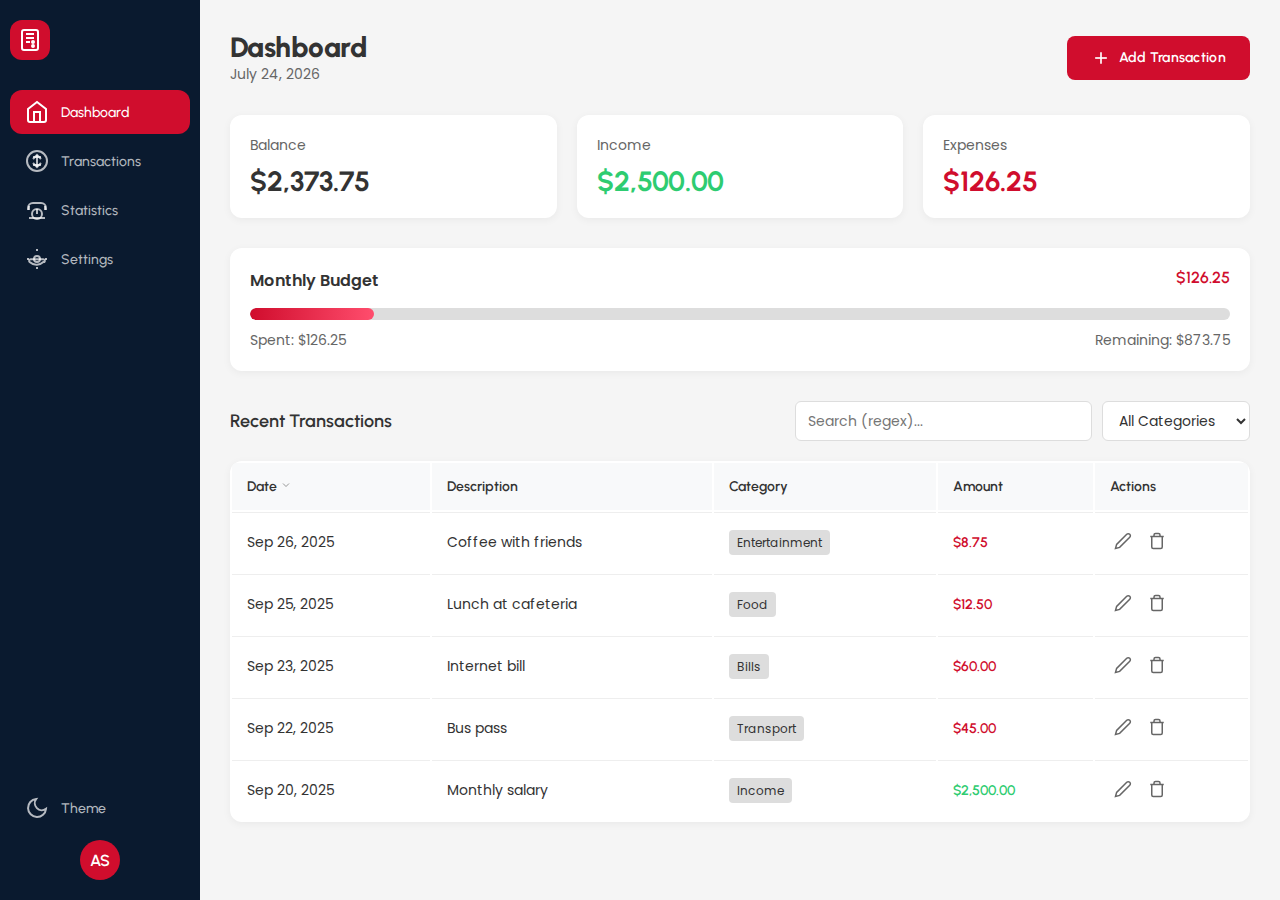
<file: index.html>
<!DOCTYPE html>
<html lang="en">
<head>
    <meta charset="UTF-8">
    <meta name="viewport" content="width=device-width, initial-scale=1.0">
    <meta name="description" content="ALU Finance Tracker - Smart financial management for ALU students. Track expenses, set budgets, and achieve financial goals with privacy-first technology.">
    <meta name="theme-color" content="#6EC1E4">
    <meta property="og:title" content="ALU Finance Tracker">
    <meta property="og:description" content="Smart student financial management made simple">
    <meta property="og:type" content="website">
    <title>ALU Finance Tracker</title>
    <link rel="preconnect" href="https://fonts.googleapis.com">
    <link rel="preconnect" href="https://fonts.gstatic.com" crossorigin>
    <link href="https://fonts.googleapis.com/css2?family=Actor&family=Inter:ital,opsz,wght@0,14..32,100..900;1,14..32,100..900&family=Poppins:ital,wght@0,100;0,200;0,300;0,400;0,500;0,600;0,700;0,800;0,900;1,100;1,200;1,300;1,400;1,500;1,600;1,700;1,800;1,900&family=Urbanist:ital,wght@0,100..900;1,100..900&display=swap" rel="stylesheet">
    <link rel="icon" type="image/png" sizes="32x32" href="./favicon/favicon-32x32.png">
    <link rel="icon" type="image/png" sizes="16x16" href="./favicon/favicon-16x16.png">
    <link rel="stylesheet" href="styles/style.css">      
</head>
<body>
    <div class="app">
        <!-- Simple Sidebar with Visible Labels -->
        <div class="sidebar">
            <a href="./landingPage.html">
                <div class="logo" role="img" aria-label="ALU Finance Tracker Logo">
                    <svg width="24" height="24" viewBox="0 0 24 24" fill="none" stroke="currentColor" stroke-width="2" aria-hidden="true">
                        <rect x="4" y="2" width="16" height="20" rx="2"/>
                        <line x1="8" y1="6" x2="16" y2="6"/>
                        <line x1="8" y1="10" x2="16" y2="10"/>
                        <line x1="8" y1="14" x2="12" y2="14"/>
                        <circle cx="15" cy="14" r="1"/>
                        <circle cx="15" cy="18" r="1"/>
                    </svg>
                </div>
            </a>
            
            <!-- Navigation Icons with Labels - All White and Relatable -->
            
            <!-- Dashboard - Home/Dashboard Icon -->
            <div class="nav-item active" data-page="dashboard" role="link" tabindex="0">
                <svg viewBox="0 0 24 24" fill="none" stroke="currentColor" stroke-width="2" aria-hidden="true" focusable="false">
                    <path d="M3 9l9-7 9 7v11a2 2 0 0 1-2 2H5a2 2 0 0 1-2-2z"/>
                    <polyline points="9 22 9 12 15 12 15 22"/>
                </svg>
                <span class="nav-label">Dashboard</span>
            </div>
            
            <!-- Transactions - Money/Currency Exchange Icon -->
            <div class="nav-item" data-page="transactions" role="link" tabindex="0">
                <svg viewBox="0 0 24 24" fill="none" stroke="currentColor" stroke-width="2" aria-hidden="true" focusable="false">
                    <circle cx="12" cy="12" r="10"/>
                    <path d="M12 6v12"/>
                    <path d="M8 8h8M8 16h8"/>
                    <path d="M16 10l-4-4-4 4M16 14l-4 4-4-4"/>
                </svg>
                <span class="nav-label">Transactions</span>
            </div>
            
            <!-- Statistics - Chart/Graph Icon -->
            <div class="nav-item" data-page="stats" role="link" tabindex="0">
                <svg viewBox="0 0 24 24" fill="none" stroke="currentColor" stroke-width="2" aria-hidden="true" focusable="false">
                    <path d="M21 12v-2a5 5 0 0 0-5-5H8a5 5 0 0 0-5 5v2"/>
                    <circle cx="12" cy="16" r="5"/>
                    <path d="M12 11v5"/>
                    <line x1="4" y1="20" x2="20" y2="20"/>
                    <line x1="4" y1="8" x2="4" y2="12"/>
                    <line x1="20" y1="8" x2="20" y2="12"/>
                </svg>
                <span class="nav-label">Statistics</span>
            </div>
            
            <!-- Settings - Gear/Cog Icon -->
            <div class="nav-item" data-page="settings" role="link" tabindex="0">
                <svg viewBox="0 0 24 24" fill="none" stroke="currentColor" stroke-width="2" aria-hidden="true" focusable="false">
                    <circle cx="12" cy="12" r="3"/>
                    <path d="M19.4 15a1.65 1.65 0 0 0 .33-1.82 1.65 1.65 0 0 0-1.51-1H5.78a1.65 1.65 0 0 0-1.51 1 1.65 1.65 0 0 0 .33 1.82l.04.04A10 10 0 0 0 12 17.66a10 10 0 0 0 6.36-2.62z"/>
                    <line x1="12" y1="2" x2="12" y2="4"/>
                    <line x1="12" y1="20" x2="12" y2="22"/>
                    <line x1="20" y1="12" x2="22" y2="12"/>
                    <line x1="2" y1="12" x2="4" y2="12"/>
                </svg>
                <span class="nav-label">Settings</span>
            </div>

            <!-- Theme Toggle - Moon/Sun Icon -->
            <div class="nav-item theme-toggle" id="theme-toggle" role="button" tabindex="0" aria-label="Toggle dark mode">
                <svg viewBox="0 0 24 24" fill="none" stroke="currentColor" stroke-width="2" id="theme-icon" aria-hidden="true" focusable="false">
                    <!-- Moon icon for light mode (default) -->
                    <path d="M21 12.79A9 9 0 1 1 11.21 3 7 7 0 0 0 21 12.79z"/>
                </svg>
                <span class="nav-label">Theme</span>
            </div>

            <div class="user" role="img" aria-label="User avatar">AS</div>
        </div>

        <!-- Main Content -->
        <div class="main">
            <!-- Header -->
            <div class="header">
                <div>
                    <h1 id="page-title">Dashboard</h1>
                    <div class="date" id="current-date"></div>
                </div>
                <button class="add-btn" id="add-transaction" aria-label="Add new transaction">
                    <svg width="20" height="20" viewBox="0 0 24 24" fill="none" stroke="white" stroke-width="2" aria-hidden="true" focusable="false">
                        <line x1="12" y1="5" x2="12" y2="19"/>
                        <line x1="5" y1="12" x2="19" y2="12"/>
                    </svg>
                    Add Transaction
                </button>
            </div>

            <!-- Dashboard Page -->
            <div id="dashboard-page" class="page">
                <!-- Stats -->
                <div class="stats">
                    <div class="stat-card">
                        <div class="stat-label">Balance</div>
                        <div class="stat-value" id="balance">$0.00</div>
                    </div>
                    <div class="stat-card">
                        <div class="stat-label">Income</div>
                        <div class="stat-value positive" id="income">$0.00</div>
                    </div>
                    <div class="stat-card">
                        <div class="stat-label">Expenses</div>
                        <div class="stat-value negative" id="expenses">$0.00</div>
                    </div>
                </div>

                <!-- Budget Progress -->
                <div class="budget-section">
                    <div class="budget-header">
                        <span class="budget-title">Monthly Budget</span>
                        <span class="budget-amount" id="budget-spent">$0</span>
                    </div>
                    <div class="progress-bar" role="progressbar" aria-valuemin="0" aria-valuemax="100" aria-valuenow="0" aria-label="Budget progress">
                        <div class="progress-fill" id="budget-progress" style="width: 0%"></div>
                    </div>
                    <div class="budget-details">
                        <span>Spent: <span id="spent-amount">$0</span></span>
                        <span>Remaining: <span id="remaining-amount">$1000</span></span>
                    </div>
                </div>

                <!-- Recent Transactions -->
                <div class="transactions-header">
                    <h2>Recent Transactions</h2>
                    <div class="filters">
                        <input type="text" class="search-input" id="search" placeholder="Search (regex)..." aria-label="Search transactions with regular expression">
                        <select class="filter-select" id="category-filter" aria-label="Filter by category">
                            <option value="all">All Categories</option>
                        </select>
                    </div>
                </div>

                <table id="transactions-table" aria-label="Recent transactions">
                    <thead>
                        <tr>
                            <th onclick="app.sort('date')" role="button" tabindex="0" aria-label="Sort by date">
                                Date 
                                <svg width="12" height="12" viewBox="0 0 24 24" aria-hidden="true" focusable="false">
                                    <polyline points="6 9 12 15 18 9" stroke="currentColor" fill="none"/>
                                </svg>
                            </th>
                            <th onclick="app.sort('description')" role="button" tabindex="0" aria-label="Sort by description">Description</th>
                            <th onclick="app.sort('category')" role="button" tabindex="0" aria-label="Sort by category">Category</th>
                            <th onclick="app.sort('amount')" role="button" tabindex="0" aria-label="Sort by amount">Amount</th>
                            <th>Actions</th>
                        </tr>
                    </thead>
                    <tbody id="transactions-list"></tbody>
                </table>
            </div>

            <!-- Transactions Page -->
            <div id="transactions-page" class="page" style="display: none;">
                <h2 style="margin-bottom: 20px; color: var(--text-primary);">All Transactions</h2>
                <div class="transactions-header">
                    <div></div>
                    <div class="filters">
                        <input type="text" class="search-input" id="search-all" placeholder="Search..." aria-label="Search all transactions">
                        <select class="filter-select" id="category-filter-all" aria-label="Filter all transactions by category">
                            <option value="all">All Categories</option>
                        </select>
                    </div>
                </div>
                <table aria-label="All transactions">
                    <thead>
                        <tr>
                            <th>Date</th>
                            <th>Description</th>
                            <th>Category</th>
                            <th>Amount</th>
                            <th>Actions</th>
                        </tr>
                    </thead>
                    <tbody id="all-transactions-list"></tbody>
                </table>
            </div>

            <!-- Stats Page -->
            <div id="stats-page" class="page" style="display: none;">
                <!-- Stats Grid -->
                <div class="stats-grid">
                    <div class="stat-card">
                        <div class="stat-label">Total Records</div>
                        <div class="stat-value" id="totalRecords">0</div>
                    </div>
                    <div class="stat-card">
                        <div class="stat-label">Total Spent</div>
                        <div class="stat-value" id="totalSpent">$0</div>
                    </div>
                    <div class="stat-card">
                        <div class="stat-label">Top Category</div>
                        <div class="stat-value" id="topCategory">-</div>
                    </div>
                </div>

                <!-- Last 7 Days Trend Chart -->
                <div class="chart-section">
                    <div class="chart-header">
                        <h3>📈 Last 7 Days Trend</h3>
                        <span class="stat-unit">vs previous week</span>
                    </div>
                    <div class="chart-container" role="img" aria-label="Bar chart showing spending trend for the last 7 days">
                        <div class="bar-chart" id="barChart"></div>
                    </div>
                </div>

                <!-- Cap/Target Section -->
                <div class="cap-section">
                    <div class="cap-header">
                        <h3>🎯 Monthly Spending Cap</h3>
                        <div class="cap-control">
                            <div class="cap-input">
                                <label for="capAmount">Set cap:</label>
                                <input type="number" id="capAmount" value="1000" min="0" step="100" aria-label="Monthly spending cap amount">
                                <button id="updateCap" aria-label="Update spending cap">Update</button>
                            </div>
                        </div>
                    </div>

                    <!-- Progress Bar -->
                    <div class="progress-container">
                        <div class="progress-info">
                            <span class="progress-label">Current spending: <span id="currentSpending">$0</span></span>
                            <span class="progress-value" id="progressPercentage">0%</span>
                        </div>
                        <div class="progress-bar" role="progressbar" aria-valuemin="0" aria-valuemax="100" aria-valuenow="0" aria-label="Spending cap progress">
                            <div class="progress-fill" id="progressFill" style="width: 0%"></div>
                        </div>
                    </div>

                    <!-- ARIA Live Region -->
                    <div class="aria-live-region" id="ariaLiveRegion" aria-live="polite" aria-atomic="true">
                        <div class="live-message">
                            <div class="live-icon" id="liveIcon" role="img" aria-label="Status icon">💰</div>
                            <div class="live-text" id="liveMessage">Set a spending cap to track your budget</div>
                            <div class="live-status" id="liveStatus"></div>
                        </div>
                    </div>
                </div>
            </div>

            <!-- Settings Page -->
            <div id="settings-page" class="page" style="display: none;">
                <h2 style="margin-bottom: 20px; color: var(--text-primary);">Settings</h2>
                
                <div class="budget-section">
                    <h3 style="margin-bottom: 15px;">Currency</h3>
                    <select id="currency-select" class="filter-select" style="width: 200px;" aria-label="Select primary currency">
                        <option value="USD">USD ($)</option>
                        <option value="EUR">EUR (€)</option>
                        <option value="RWF">RWF (Frw)</option>
                    </select>
                </div>

                <div class="budget-section">
                    <h3 style="margin-bottom: 15px;">Budget</h3>
                    <div style="display: flex; align-items: center; gap: 10px;">
                        <span>Monthly Cap:</span>
                        <input type="number" id="budget-cap" value="1000" step="100" aria-label="Monthly budget cap"
                               style="padding: 8px; border: 1px solid var(--border); border-radius: 6px; background: var(--bg-white); color: var(--text-primary);">
                    </div>
                </div>

                <div class="budget-section">
                    <h3 style="margin-bottom: 15px;">Exchange Rates</h3>
                    <div id="exchange-rates" aria-label="Exchange rate settings"></div>
                </div>

                <div class="budget-section">
                    <h3 style="margin-bottom: 15px;">Data Management</h3>
                    <div style="display: flex; gap: 10px; flex-wrap: wrap;">
                        <button class="btn btn-secondary" id="export-json" aria-label="Export data as JSON">
                            <svg width="16" height="16" viewBox="0 0 24 24" aria-hidden="true" focusable="false">
                                <path d="M21 15v4a2 2 0 0 1-2 2H5a2 2 0 0 1-2-2v-4"/>
                                <polyline points="7 10 12 15 17 10"/>
                                <line x1="12" y1="15" x2="12" y2="3"/>
                            </svg>
                            Export JSON
                        </button>
                        <button class="btn btn-secondary" id="export-csv" aria-label="Export data as CSV">
                            <svg width="16" height="16" viewBox="0 0 24 24" aria-hidden="true" focusable="false">
                                <path d="M21 15v4a2 2 0 0 1-2 2H5a2 2 0 0 1-2-2v-4"/>
                                <polyline points="7 10 12 15 17 10"/>
                                <line x1="12" y1="15" x2="12" y2="3"/>
                            </svg>
                            Export CSV
                        </button>
                        <label class="btn btn-secondary" style="cursor: pointer;" aria-label="Import JSON file">
                            <svg width="16" height="16" viewBox="0 0 24 24" aria-hidden="true" focusable="false">
                                <path d="M21 15v4a2 2 0 0 1-2 2H5a2 2 0 0 1-2-2v-4"/>
                                <polyline points="17 8 12 3 7 8"/>
                                <line x1="12" y1="3" x2="12" y2="15"/>
                            </svg>
                            Import JSON
                            <input type="file" id="import-file" accept=".json" style="display: none;">
                        </label>
                    </div>
                </div>
            </div>
        </div>
    </div>

    <!-- Add/Edit Modal -->
    <div class="modal" id="transaction-modal" role="dialog" aria-labelledby="modal-title" aria-modal="true">
        <div class="modal-content">
            <h2 id="modal-title">Add Transaction</h2>
            <form id="transaction-form">
                <div class="form-group">
                    <label id="type-label">Transaction Type</label>
                    <div class="radio-group" role="radiogroup" aria-labelledby="type-label">
                        <label>
                            <input type="radio" name="type" value="expense" checked> Expense
                        </label>
                        <label>
                            <input type="radio" name="type" value="income"> Income
                        </label>
                    </div>
                </div>

                <div class="form-group">
                    <label for="amount">Amount</label>
                    <input type="number" id="amount" name="amount" step="0.01" min="0" required aria-describedby="amount-error">
                    <div class="error-message" id="amount-error" role="alert"></div>
                </div>

                <div class="form-group">
                    <label for="description">Description</label>
                    <input type="text" id="description" name="description" required aria-describedby="description-error">
                    <div class="error-message" id="description-error" role="alert"></div>
                </div>

                <div class="form-group">
                    <label for="category">Category</label>
                    <select id="category" name="category" required aria-describedby="category-error">
                        <option value="Food">Food</option>
                        <option value="Transport">Transport</option>
                        <option value="Entertainment">Entertainment</option>
                        <option value="Bills">Bills</option>
                        <option value="Shopping">Shopping</option>
                        <option value="Other">Other</option>
                    </select>
                    <div class="error-message" id="category-error" role="alert"></div>
                </div>

                <div class="form-group">
                    <label for="date">Date</label>
                    <input type="date" id="date" name="date" required aria-describedby="date-error">
                    <div class="error-message" id="date-error" role="alert"></div>
                </div>

                <div class="modal-actions">
                    <button type="button" class="btn btn-secondary" id="cancel-modal" aria-label="Cancel">Cancel</button>
                    <button type="submit" class="btn btn-primary" aria-label="Save transaction">Save</button>
                </div>
            </form>
        </div>
    </div>

    <!-- Confirm Modal -->
    <div class="modal" id="confirm-modal" role="dialog" aria-labelledby="confirm-title" aria-modal="true">
        <div class="modal-content">
            <h2 id="confirm-title">Confirm</h2>
            <p id="confirm-message" style="margin: 20px 0; color: var(--text-primary);">Are you sure?</p>
            <div class="modal-actions">
                <button class="btn btn-secondary" id="confirm-no" aria-label="No, cancel">No</button>
                <button class="btn btn-danger" id="confirm-yes" aria-label="Yes, confirm">Yes</button>
            </div>
        </div>
    </div>

    <script src="app.js"></script>
</body>
</html>
</file>
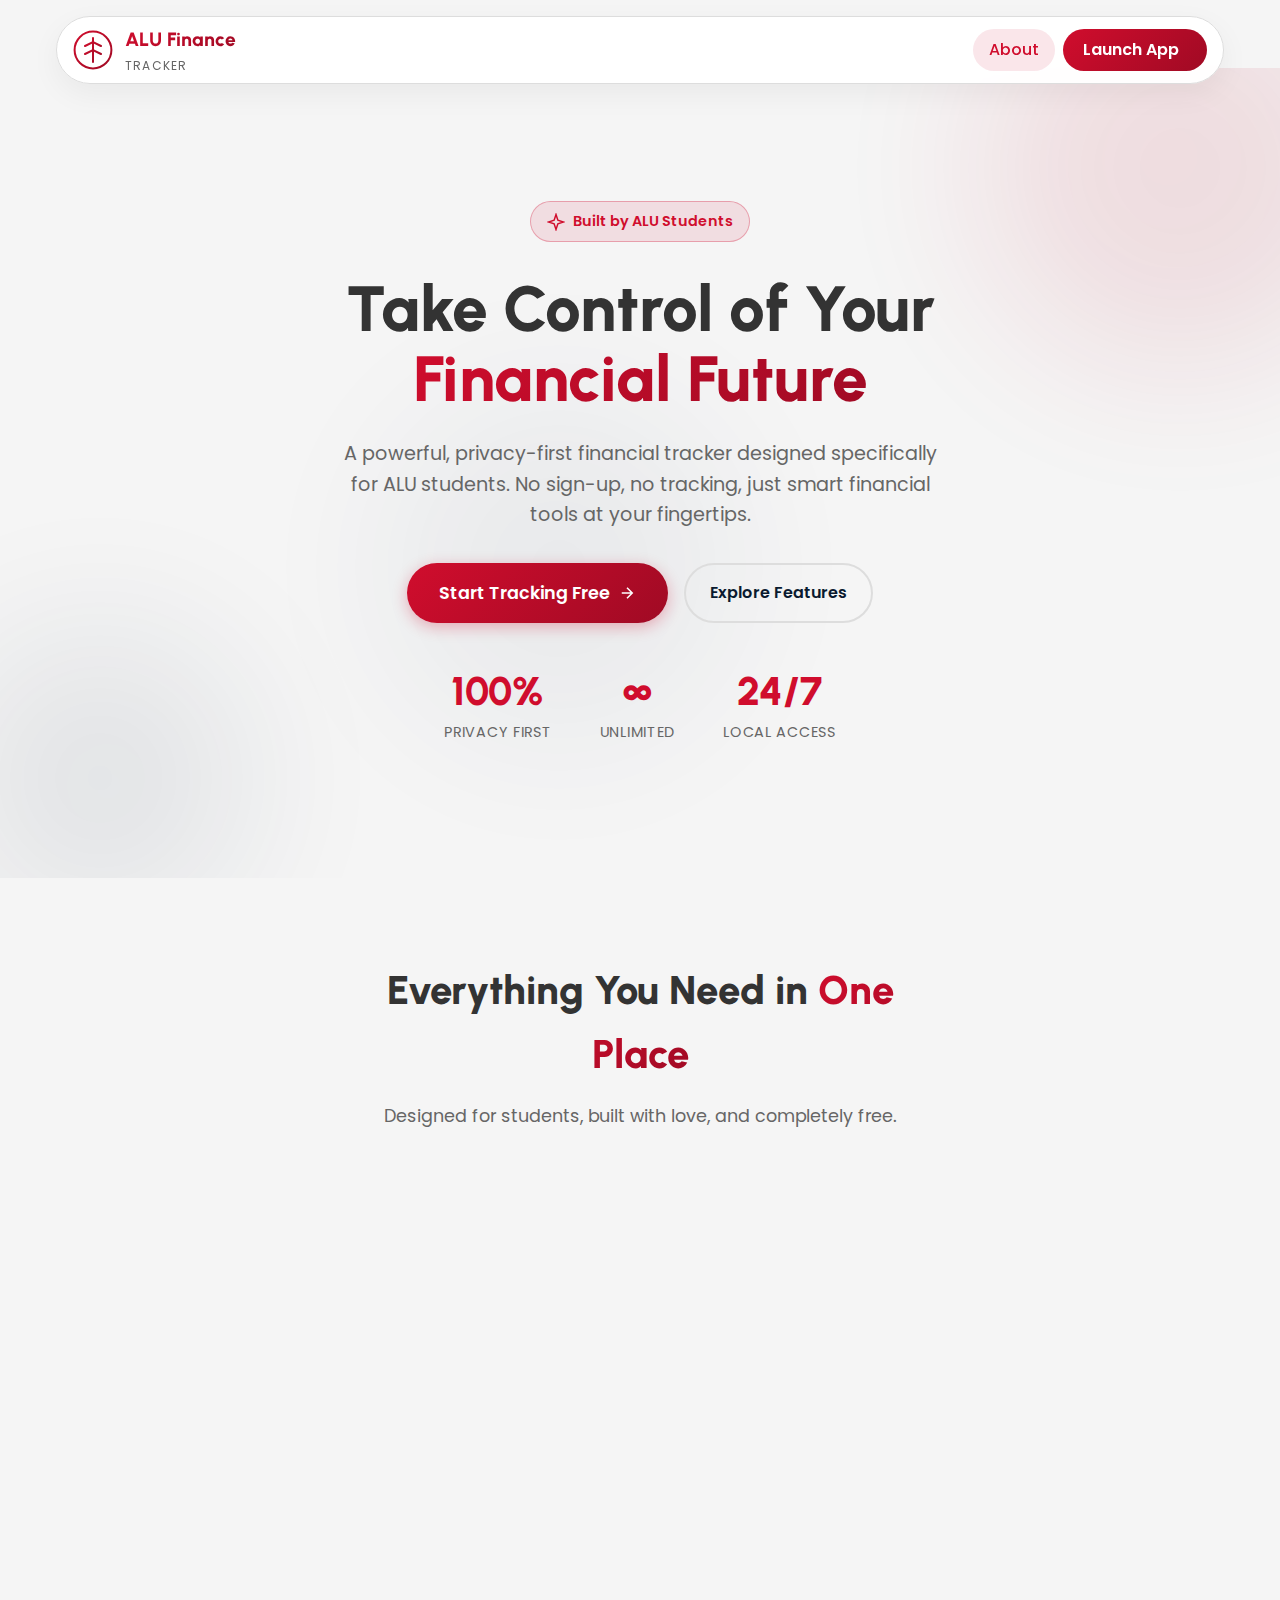
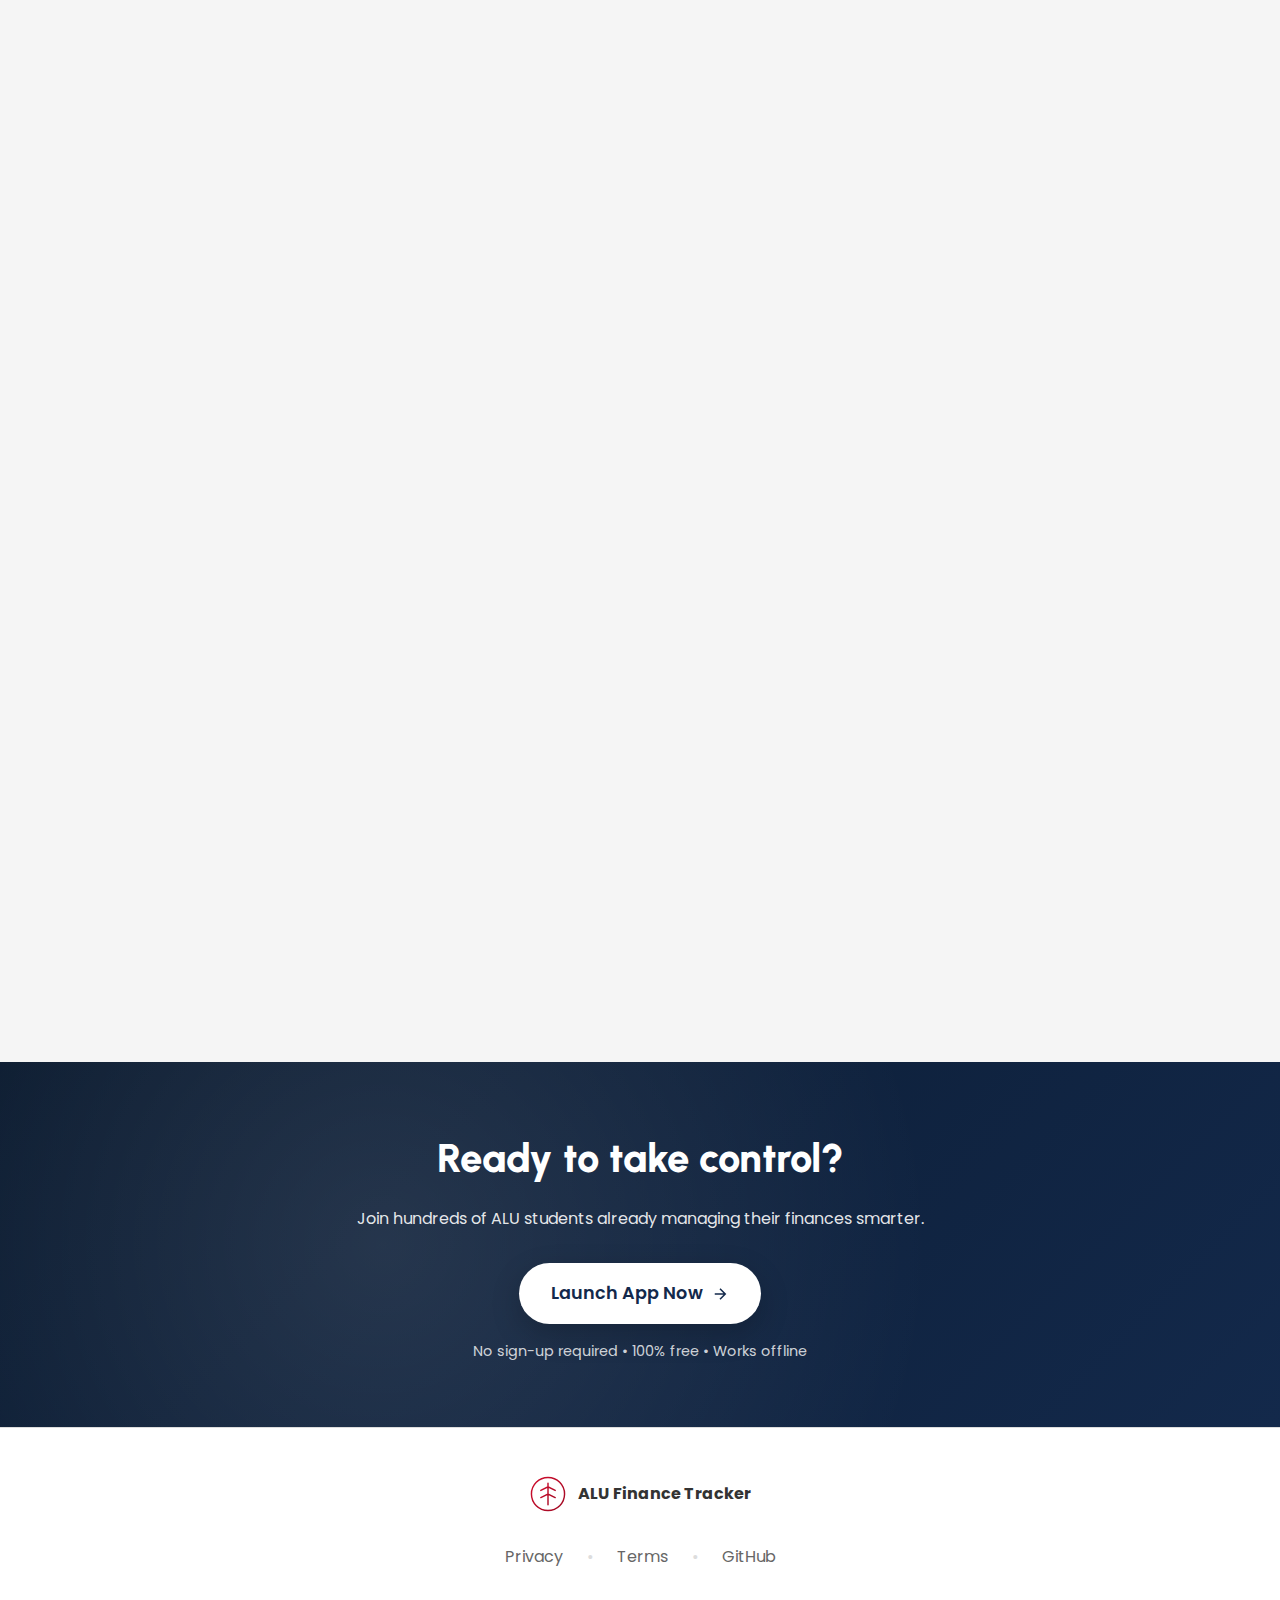
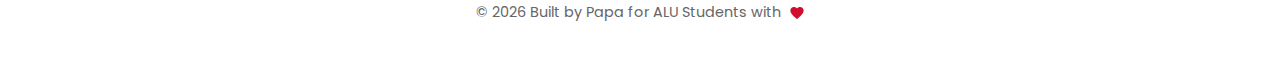
<file: landingPage.html>
<!DOCTYPE html>
<html lang="en">
<head>
    <meta charset="UTF-8">
    <meta name="viewport" content="width=device-width, initial-scale=1.0">
    <meta name="description" content="ALU Finance Tracker - Smart financial management for ALU students. Track expenses, set budgets, and achieve financial goals with privacy-first technology.">
    <meta name="theme-color" content="#D00D2D">
    <meta property="og:title" content="ALU Finance Tracker">
    <meta property="og:description" content="Smart student financial management made simple">
    <meta property="og:type" content="website">
    <title>ALU Finance Tracker | About</title>
    
    <!-- Fonts -->
    <link rel="preconnect" href="https://fonts.googleapis.com">
    <link rel="preconnect" href="https://fonts.gstatic.com" crossorigin>
    <link href="https://fonts.googleapis.com/css2?family=Poppins:wght@400;500;600;700&family=Urbanist:wght@600;700;800&display=swap" rel="stylesheet">
    
    <!-- Favicon -->
    <link rel="icon" type="image/png" sizes="32x32" href="./favicon/favicon-32x32.png">
    <link rel="icon" type="image/png" sizes="16x16" href="./favicon/favicon-16x16.png">
    
    <!-- Styles -->
    <link rel="stylesheet" href="styles/variables.css">
    <link rel="stylesheet" href="styles/about.css">
</head>
<body>
    <!-- Skip Link -->
    <a href="#main-content" class="skip-link">Skip to main content</a>

    <!-- Navigation -->
    <nav class="floating-nav" role="navigation" aria-label="Main navigation">
        <div class="nav-container">
            <a href="landingPage.html" class="nav-logo" aria-label="ALU Finance Tracker Home">
                <svg class="logo-mark" viewBox="0 0 50 50" fill="none" xmlns="http://www.w3.org/2000/svg" aria-labelledby="logoTitle" role="img">
                    <title id="logoTitle">ALU Finance Tracker Logo</title>
                    <circle cx="25" cy="25" r="23" stroke="url(#logoGradient)" stroke-width="2.5"/>
                    <path d="M25 10 L25 40 M15 20 L25 15 L35 20 M15 30 L25 25 L35 30" stroke="url(#logoGradient)" stroke-width="2.5" stroke-linecap="round"/>
                    <defs>
                        <linearGradient id="logoGradient" x1="0%" y1="0%" x2="100%" y2="100%">
                            <stop offset="0%" stop-color="#D00D2D"/>
                            <stop offset="100%" stop-color="#a00a24"/>
                        </linearGradient>
                    </defs>
                </svg>
                <span class="logo-text">
                    <span class="logo-main">ALU Finance</span>
                    <span class="logo-sub">Tracker</span>
                </span>
            </a>

            <div class="nav-links" id="navLinks">
                <a href="landingPage.html" class="nav-link active">About</a>
                <a href="index.html" class="nav-button">
                    <span>Launch App</span>
                    <svg class="icon" viewBox="0 0 24 24" fill="none" stroke="currentColor" stroke-width="2" aria-hidden="true" focusable="false">
                        <path d="M5 12h14M12 5l7 7-7 7"/>
                    </svg>
                </a>
            </div>

            <button class="mobile-toggle" id="mobileToggle" aria-label="Toggle menu" aria-expanded="false">
                <span></span>
                <span></span>
                <span></span>
            </button>
        </div>
    </nav>

    <!-- Main Content -->
    <main id="main-content">
        <!-- Hero Section -->
        <section class="hero-section">
            <div class="hero-background">
                <div class="floating-shape shape-1"></div>
                <div class="floating-shape shape-2"></div>
                <div class="floating-shape shape-3"></div>
            </div>
            
            <div class="hero-content">
                <span class="hero-badge">
                    <svg class="sparkle-icon" viewBox="0 0 24 24" width="18" height="18" fill="none" stroke="currentColor" stroke-width="2" aria-hidden="true" focusable="false">
                        <path d="M12 2L14.5 9.5L22 12L14.5 14.5L12 22L9.5 14.5L2 12L9.5 9.5L12 2Z"/>
                    </svg>
                    <span>Built by ALU Students</span>
                </span>
                
                <h1 class="hero-title">
                    Take Control of Your
                    <span class="gradient-text">Financial Future</span>
                </h1>
                
                <p class="hero-description">
                    A powerful, privacy-first financial tracker designed specifically for ALU students. 
                    No sign-up, no tracking, just smart financial tools at your fingertips.
                </p>
                
                <div class="hero-cta">
                    <a href="index.html" class="btn btn-primary btn-large">
                        <span>Start Tracking Free</span>
                        <svg class="icon" viewBox="0 0 24 24" fill="none" stroke="currentColor" stroke-width="2" aria-hidden="true" focusable="false">
                            <path d="M5 12h14M12 5l7 7-7 7"/>
                        </svg>
                    </a>
                    <a href="#features" class="btn btn-outline">
                        <span>Explore Features</span>
                    </a>
                </div>
                
                <div class="hero-stats">
                    <div class="hero-stat">
                        <span class="hero-stat-number">100%</span>
                        <span class="hero-stat-label">Privacy First</span>
                    </div>
                    <div class="hero-stat">
                        <span class="hero-stat-number">∞</span>
                        <span class="hero-stat-label">Unlimited</span>
                    </div>
                    <div class="hero-stat">
                        <span class="hero-stat-number">24/7</span>
                        <span class="hero-stat-label">Local Access</span>
                    </div>
                </div>
            </div>
        </section>

        <!-- Features Section -->
        <section class="bento-section" id="features">
            <div class="bento-header">
                <h2 class="section-title">Everything You Need in <span class="gradient-text">One Place</span></h2>
                <p class="section-description">Designed for students, built with love, and completely free.</p>
            </div>
            
            <div class="bento-grid">
                <!-- Multi-Currency Card -->
                <div class="bento-card bento-card-large" data-animate style="--delay: 0.1s">
                    <div class="bento-icon blue-glow">
                        <svg viewBox="0 0 24 24" fill="none" stroke="currentColor" stroke-width="1.5" aria-labelledby="multiCurrencyTitle" role="img">
                            <title id="multiCurrencyTitle">Multi-currency support icon</title>
                            <circle cx="12" cy="12" r="10"/>
                            <path d="M12 6v12M8 8h8M8 16h8"/>
                        </svg>
                    </div>
                    <h3>Multi-Currency Support</h3>
                    <p>Handle RWF, USD, EUR, and custom currencies with real-time conversion rates.</p>
                    <div class="bento-features">
                        <span class="bento-feature">RWF</span>
                        <span class="bento-feature">USD</span>
                        <span class="bento-feature">EUR</span>
                        <span class="bento-feature">Custom</span>
                    </div>
                </div>

                <!-- Smart Search Card -->
                <div class="bento-card bento-card-medium" data-animate style="--delay: 0.2s">
                    <div class="bento-icon green-glow">
                        <svg viewBox="0 0 24 24" fill="none" stroke="currentColor" stroke-width="1.5" aria-labelledby="searchTitle" role="img">
                            <title id="searchTitle">Regex search icon</title>
                            <circle cx="11" cy="11" r="8"/>
                            <path d="M21 21l-4.3-4.3"/>
                        </svg>
                    </div>
                    <h3>Regex Search</h3>
                    <p>Advanced search with regular expressions for power users.</p>
                </div>

                <!-- Analytics Card -->
                <div class="bento-card bento-card-medium" data-animate style="--delay: 0.3s">
                    <div class="bento-icon purple-glow">
                        <svg viewBox="0 0 24 24" fill="none" stroke="currentColor" stroke-width="1.5" aria-labelledby="analyticsTitle" role="img">
                            <title id="analyticsTitle">Analytics icon</title>
                            <path d="M21 12v-2a5 5 0 0 0-5-5H8a5 5 0 0 0-5 5v2"/>
                            <circle cx="12" cy="16" r="5"/>
                            <line x1="12" y1="11" x2="12" y2="16"/>
                        </svg>
                    </div>
                    <h3>Visual Analytics</h3>
                    <p>Beautiful charts and insights to understand your spending patterns.</p>
                </div>

                <!-- Import/Export Card -->
                <div class="bento-card bento-card-wide" data-animate style="--delay: 0.4s">
                    <div style="display: flex; align-items: center; gap: 1rem;">
                        <div class="bento-icon orange-glow">
                            <svg viewBox="0 0 24 24" fill="none" stroke="currentColor" stroke-width="1.5" aria-labelledby="importExportTitle" role="img">
                                <title id="importExportTitle">Import export icon</title>
                                <path d="M21 15v4a2 2 0 0 1-2 2H5a2 2 0 0 1-2-2v-4"/>
                                <polyline points="7 10 12 15 17 10"/>
                                <line x1="12" y1="15" x2="12" y2="3"/>
                            </svg>
                        </div>
                        <div>
                            <h3>Import & Export</h3>
                            <p>JSON and CSV support. Your data is yours to keep.</p>
                        </div>
                    </div>
                    <div class="format-badges">
                        <span class="format-badge">JSON</span>
                        <span class="format-badge">CSV</span>
                    </div>
                </div>

                <!-- Budget Alerts Card -->
                <div class="bento-card bento-card-tall" data-animate style="--delay: 0.5s">
                    <div class="bento-icon red-glow">
                        <svg viewBox="0 0 24 24" fill="none" stroke="currentColor" stroke-width="1.5" aria-labelledby="budgetTitle" role="img">
                            <title id="budgetTitle">Budget alert icon</title>
                            <path d="M12 2v20M2 12h20"/>
                            <circle cx="12" cy="12" r="10"/>
                        </svg>
                    </div>
                    <h3>Budget Alerts</h3>
                    <p>Set limits and get notified before you overspend.</p>
                    <div class="alert-demo">
                        <div class="progress-bar-container">
                            <div class="progress-fill" style="width: 75%"></div>
                        </div>
                        <span class="progress-text">75% of monthly budget</span>
                    </div>
                </div>

                <!-- GitHub Card -->
                <div class="bento-card bento-card-large" data-animate style="--delay: 0.6s">
                    <div class="github-header">
                        <svg viewBox="0 0 24 24" fill="currentColor" width="32" height="32" aria-labelledby="githubTitle" role="img">
                            <title id="githubTitle">GitHub logo</title>
                            <path d="M12 2C6.477 2 2 6.477 2 12c0 4.42 2.865 8.17 6.839 9.49.5.092.682-.217.682-.482 0-.237-.008-.866-.013-1.7-2.782.603-3.369-1.34-3.369-1.34-.454-1.156-1.11-1.463-1.11-1.463-.908-.62.069-.608.069-.608 1.003.07 1.531 1.03 1.531 1.03.892 1.529 2.341 1.087 2.91.831.092-.646.35-1.086.636-1.336-2.22-.253-4.555-1.11-4.555-4.943 0-1.091.39-1.984 1.029-2.683-.103-.253-.446-1.27.098-2.647 0 0 .84-.269 2.75 1.025A9.578 9.578 0 0112 6.836c.85.004 1.705.114 2.504.336 1.909-1.294 2.747-1.025 2.747-1.025.546 1.377.203 2.394.1 2.647.64.699 1.028 1.592 1.028 2.683 0 3.842-2.339 4.687-4.566 4.935.359.309.678.919.678 1.852 0 1.336-.012 2.415-.012 2.743 0 .267.18.578.688.48C19.138 20.167 22 16.418 22 12c0-5.523-4.477-10-10-10z"/>
                        </svg>
                        <div>
                            <h3>Open Source</h3>
                            <p>Contribute on GitHub</p>
                        </div>
                    </div>
                    <a href="https://github.com/Oluwatimilehin2004/Student-Finance-Tracker.git" target="_blank" rel="noopener" class="github-link">
                        <span>View Repository</span>
                        <svg viewBox="0 0 24 24" fill="none" stroke="currentColor" stroke-width="2" width="32" height="32" aria-hidden="true" focusable="false">
                            <path d="M7 17L17 7M17 7H7M17 7v10"/>
                        </svg>
                    </a>
                </div>

                <!-- Built With Card -->
                <div class="bento-card bento-card-medium" data-animate style="--delay: 0.7s">
                    <div class="tech-stack">
                        <span class="tech-badge">Vanilla JS</span>
                        <span class="tech-badge">CSS3</span>
                        <span class="tech-badge">HTML5</span>
                    </div>
                    <p class="tech-note">No frameworks, just modern web standards.</p>
                </div>

                <!-- Contact Card -->
                <div class="bento-card bento-card-wide" data-animate style="--delay: 0.8s">
                    <h3>Get in Touch</h3>
                    <div class="contact-grid">
                        <a href="mailto:student@alustudent.com" class="contact-item">
                            <svg viewBox="0 0 24 24" fill="none" stroke="currentColor" aria-labelledby="emailTitle" role="img">
                                <title id="emailTitle">Email icon</title>
                                <path d="M4 4h16c1.1 0 2 .9 2 2v12c0 1.1-.9 2-2 2H4c-1.1 0-2-.9-2-2V6c0-1.1.9-2 2-2z"/>
                                <polyline points="22,6 12,13 2,6"/>
                            </svg>
                            <span>Email</span>
                        </a>
                        <a href="https://github.com/Oluwatimilehin2004" target="_blank" class="contact-item">
                            <svg viewBox="0 0 24 24" fill="none" stroke="currentColor" aria-labelledby="githubContactTitle" role="img">
                                <title id="githubContactTitle">GitHub icon</title>
                                <path d="M12 2C6.477 2 2 6.477 2 12c0 4.42 2.865 8.17 6.839 9.49.5.092.682-.217.682-.482 0-.237-.008-.866-.013-1.7-2.782.603-3.369-1.34-3.369-1.34-.454-1.156-1.11-1.463-1.11-1.463-.908-.62.069-.608.069-.608 1.003.07 1.531 1.03 1.531 1.03.892 1.529 2.341 1.087 2.91.831.092-.646.35-1.086.636-1.336-2.22-.253-4.555-1.11-4.555-4.943 0-1.091.39-1.984 1.029-2.683-.103-.253-.446-1.27.098-2.647 0 0 .84-.269 2.75 1.025A9.578 9.578 0 0112 6.836c.85.004 1.705.114 2.504.336 1.909-1.294 2.747-1.025 2.747-1.025.546 1.377.203 2.394.1 2.647.64.699 1.028 1.592 1.028 2.683 0 3.842-2.339 4.687-4.566 4.935.359.309.678.919.678 1.852 0 1.336-.012 2.415-.012 2.743 0 .267.18.578.688.48C19.138 20.167 22 16.418 22 12c0-5.523-4.477-10-10-10z"/>
                            </svg>
                            <span>GitHub</span>
                        </a>
                    </div>
                </div>
            </div>
        </section>

        <!-- CTA Section -->
        <section class="cta-section">
            <div class="cta-container">
                <h2 class="cta-title">Ready to take control?</h2>
                <p class="cta-description">Join hundreds of ALU students already managing their finances smarter.</p>
                <a href="index.html" class="btn btn-primary btn-large">
                    <span>Launch App Now</span>
                    <svg class="icon" viewBox="0 0 24 24" fill="none" stroke="currentColor" stroke-width="2" aria-hidden="true" focusable="false">
                        <path d="M5 12h14M12 5l7 7-7 7"/>
                    </svg>
                </a>
                <p class="cta-note">No sign-up required • 100% free • Works offline</p>
            </div>
        </section>
    </main>

    <!-- Footer -->
    <footer class="footer" role="contentinfo">
        <div class="footer-container">
            <div class="footer-content">
                <div class="footer-brand">
                    <svg class="footer-logo" viewBox="0 0 50 50" fill="none" xmlns="http://www.w3.org/2000/svg" aria-labelledby="footerLogoTitle" role="img">
                        <title id="footerLogoTitle">ALU Finance Tracker Footer Logo</title>
                        <circle cx="25" cy="25" r="23" stroke="url(#footerGradient)" stroke-width="2"/>
                        <path d="M25 10 L25 40 M15 20 L25 15 L35 20 M15 30 L25 25 L35 30" stroke="url(#footerGradient)" stroke-width="2" stroke-linecap="round"/>
                        <defs>
                            <linearGradient id="footerGradient" x1="0%" y1="0%" x2="100%" y2="100%">
                                <stop offset="0%" stop-color="#D00D2D"/>
                                <stop offset="100%" stop-color="#a00a24"/>
                            </linearGradient>
                        </defs>
                    </svg>
                    <span class="footer-brand-text">ALU Finance Tracker</span>
                </div>
                
                <div class="footer-links">
                    <a href="#" class="footer-link">Privacy</a>
                    <span class="footer-divider">•</span>
                    <a href="#" class="footer-link">Terms</a>
                    <span class="footer-divider">•</span>
                    <a href="https://github.com/Oluwatimilehin2004" target="_blank" rel="noopener" class="footer-link">GitHub</a>
                </div>
                
                <p class="footer-copyright">
                    © 2026 Built by Papa for ALU Students with 
                    <span class="heart">
                        <svg viewBox="0 0 24 24" width="16" height="16" fill="currentColor" aria-labelledby="heartTitle" role="img">
                            <title id="heartTitle">Heart icon</title>
                            <path d="M12 21.35l-1.45-1.32C5.4 15.36 2 12.28 2 8.5 2 5.42 4.42 3 7.5 3c1.74 0 3.41.81 4.5 2.09C13.09 3.81 14.76 3 16.5 3 19.58 3 22 5.42 22 8.5c0 3.78-3.4 6.86-8.55 11.54L12 21.35z"/>
                        </svg>
                    </span>
                </p>
            </div>
        </div>
    </footer>

    <script>
        // Mobile menu toggle
        const mobileToggle = document.getElementById('mobileToggle');
        const navLinks = document.getElementById('navLinks');

        if (mobileToggle && navLinks) {
            mobileToggle.addEventListener('click', () => {
                const isExpanded = mobileToggle.getAttribute('aria-expanded') === 'true';
                mobileToggle.setAttribute('aria-expanded', !isExpanded);
                navLinks.classList.toggle('active');
                mobileToggle.classList.toggle('active');
            });

            // Close menu when clicking outside
            document.addEventListener('click', (e) => {
                if (!e.target.closest('.nav-container')) {
                    navLinks.classList.remove('active');
                    mobileToggle.classList.remove('active');
                    mobileToggle.setAttribute('aria-expanded', 'false');
                }
            });
        }
    </script>
</body>
</html>
</file>
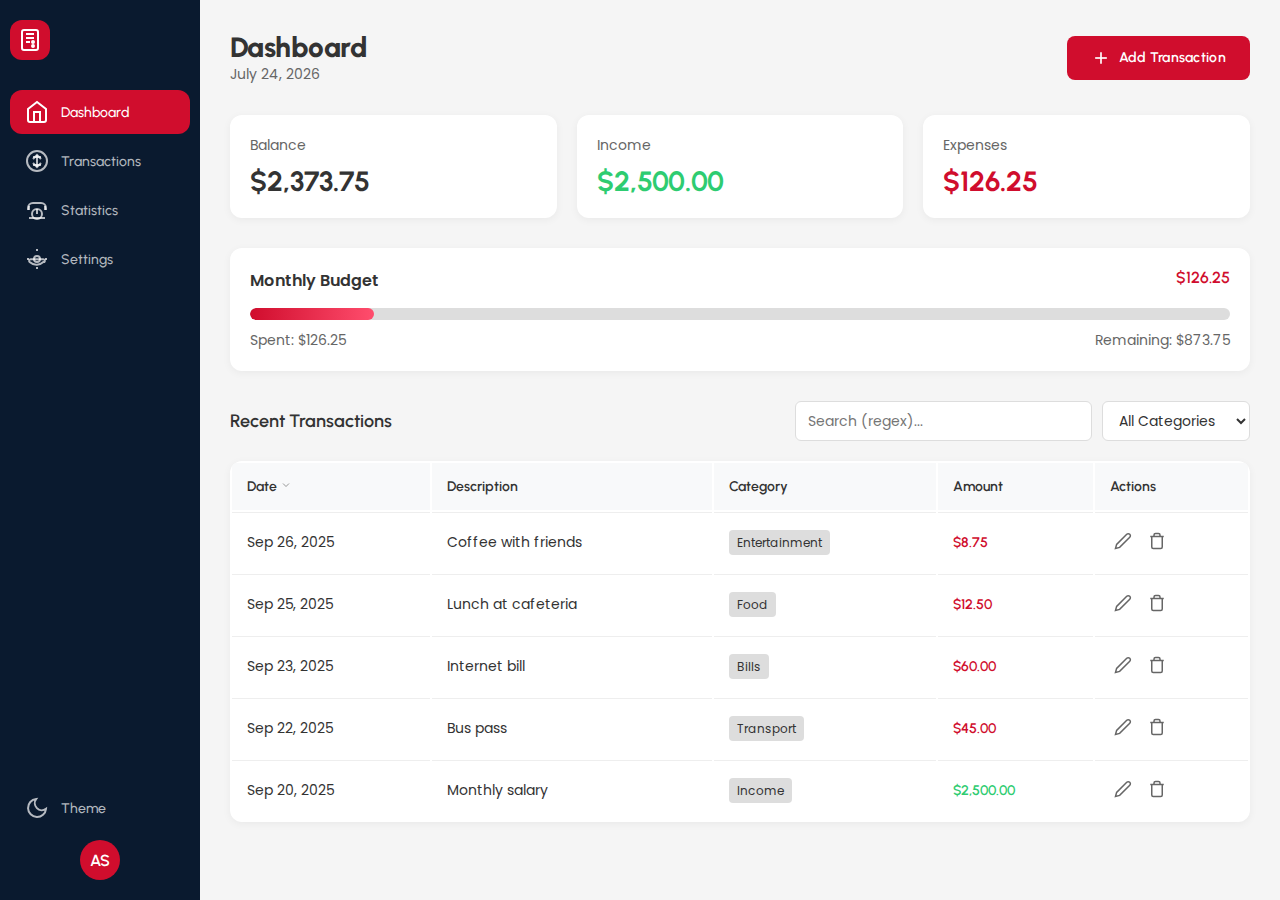
<file: main.html>
<!DOCTYPE html>
<html lang="en">
<head>
    <meta charset="UTF-8">
    <meta name="viewport" content="width=device-width, initial-scale=1.0">
    <meta name="description" content="ALU Finance Tracker - Smart financial management for ALU students. Track expenses, set budgets, and achieve financial goals with privacy-first technology.">
    <meta name="theme-color" content="#6EC1E4">
    <meta property="og:title" content="ALU Finance Tracker">
    <meta property="og:description" content="Smart student financial management made simple">
    <meta property="og:type" content="website">
    <title>ALU Finance Tracker</title>
    <link rel="preconnect" href="https://fonts.googleapis.com">
    <link rel="preconnect" href="https://fonts.gstatic.com" crossorigin>
    <link href="https://fonts.googleapis.com/css2?family=Actor&family=Inter:ital,opsz,wght@0,14..32,100..900;1,14..32,100..900&family=Poppins:ital,wght@0,100;0,200;0,300;0,400;0,500;0,600;0,700;0,800;0,900;1,100;1,200;1,300;1,400;1,500;1,600;1,700;1,800;1,900&family=Urbanist:ital,wght@0,100..900;1,100..900&display=swap" rel="stylesheet">
    <link rel="icon" type="image/png" sizes="32x32" href="./favicon/favicon-32x32.png">
    <link rel="icon" type="image/png" sizes="16x16" href="./favicon/favicon-16x16.png">
    <link rel="stylesheet" href="styles/style.css">      
</head>
<body>
    <div class="app">
        <!-- Simple Sidebar with Visible Labels -->
        <div class="sidebar">
            <a href="index.html">
                <div class="logo" role="img" aria-label="ALU Finance Tracker Logo">
                    <svg width="24" height="24" viewBox="0 0 24 24" fill="none" stroke="currentColor" stroke-width="2" aria-hidden="true">
                        <rect x="4" y="2" width="16" height="20" rx="2"/>
                        <line x1="8" y1="6" x2="16" y2="6"/>
                        <line x1="8" y1="10" x2="16" y2="10"/>
                        <line x1="8" y1="14" x2="12" y2="14"/>
                        <circle cx="15" cy="14" r="1"/>
                        <circle cx="15" cy="18" r="1"/>
                    </svg>
                </div>
            </a>
            
            <!-- Navigation Icons with Labels - All White and Relatable -->
            <!-- Dashboard - Home/Dashboard Icon -->
            <div class="nav-item active" data-page="dashboard" role="link" tabindex="0">
                <svg viewBox="0 0 24 24" fill="none" stroke="currentColor" stroke-width="2" aria-hidden="true" focusable="false">
                    <path d="M3 9l9-7 9 7v11a2 2 0 0 1-2 2H5a2 2 0 0 1-2-2z"/>
                    <polyline points="9 22 9 12 15 12 15 22"/>
                </svg>
                <span class="nav-label">Dashboard</span>
            </div>
            
            <!-- Transactions - Money/Currency Exchange Icon -->
            <div class="nav-item" data-page="transactions" role="link" tabindex="0">
                <svg viewBox="0 0 24 24" fill="none" stroke="currentColor" stroke-width="2" aria-hidden="true" focusable="false">
                    <circle cx="12" cy="12" r="10"/>
                    <path d="M12 6v12"/>
                    <path d="M8 8h8M8 16h8"/>
                    <path d="M16 10l-4-4-4 4M16 14l-4 4-4-4"/>
                </svg>
                <span class="nav-label">Transactions</span>
            </div>
            
            <!-- Statistics - Chart/Graph Icon -->
            <div class="nav-item" data-page="stats" role="link" tabindex="0">
                <svg viewBox="0 0 24 24" fill="none" stroke="currentColor" stroke-width="2" aria-hidden="true" focusable="false">
                    <path d="M21 12v-2a5 5 0 0 0-5-5H8a5 5 0 0 0-5 5v2"/>
                    <circle cx="12" cy="16" r="5"/>
                    <path d="M12 11v5"/>
                    <line x1="4" y1="20" x2="20" y2="20"/>
                    <line x1="4" y1="8" x2="4" y2="12"/>
                    <line x1="20" y1="8" x2="20" y2="12"/>
                </svg>
                <span class="nav-label">Statistics</span>
            </div>
            
            <!-- Settings - Gear/Cog Icon -->
            <div class="nav-item" data-page="settings" role="link" tabindex="0">
                <svg viewBox="0 0 24 24" fill="none" stroke="currentColor" stroke-width="2" aria-hidden="true" focusable="false">
                    <circle cx="12" cy="12" r="3"/>
                    <path d="M19.4 15a1.65 1.65 0 0 0 .33-1.82 1.65 1.65 0 0 0-1.51-1H5.78a1.65 1.65 0 0 0-1.51 1 1.65 1.65 0 0 0 .33 1.82l.04.04A10 10 0 0 0 12 17.66a10 10 0 0 0 6.36-2.62z"/>
                    <line x1="12" y1="2" x2="12" y2="4"/>
                    <line x1="12" y1="20" x2="12" y2="22"/>
                    <line x1="20" y1="12" x2="22" y2="12"/>
                    <line x1="2" y1="12" x2="4" y2="12"/>
                </svg>
                <span class="nav-label">Settings</span>
            </div>

            <!-- Theme Toggle - Moon/Sun Icon -->
            <div class="nav-item theme-toggle" id="theme-toggle" role="button" tabindex="0" aria-label="Toggle dark mode">
                <svg viewBox="0 0 24 24" fill="none" stroke="currentColor" stroke-width="2" id="theme-icon" aria-hidden="true" focusable="false">
                    <!-- Moon icon for light mode (default) -->
                    <path d="M21 12.79A9 9 0 1 1 11.21 3 7 7 0 0 0 21 12.79z"/>
                </svg>
                <span class="nav-label">Theme</span>
            </div>

            <div class="user" role="img" aria-label="User avatar">AS</div>
        </div>

        <!-- Main Content -->
        <div class="main">
            <!-- Header -->
            <div class="header">
                <div>
                    <h1 id="page-title">Dashboard</h1>
                    <div class="date" id="current-date"></div>
                </div>
                <button class="add-btn" id="add-transaction" aria-label="Add new transaction">
                    <svg width="20" height="20" viewBox="0 0 24 24" fill="none" stroke="white" stroke-width="2" aria-hidden="true" focusable="false">
                        <line x1="12" y1="5" x2="12" y2="19"/>
                        <line x1="5" y1="12" x2="19" y2="12"/>
                    </svg>
                    Add Transaction
                </button>
            </div>

            <!-- Dashboard Page -->
            <div id="dashboard-page" class="page">
                <!-- Stats -->
                <div class="stats">
                    <div class="stat-card">
                        <div class="stat-label">Balance</div>
                        <div class="stat-value" id="balance">$0.00</div>
                    </div>
                    <div class="stat-card">
                        <div class="stat-label">Income</div>
                        <div class="stat-value positive" id="income">$0.00</div>
                    </div>
                    <div class="stat-card">
                        <div class="stat-label">Expenses</div>
                        <div class="stat-value negative" id="expenses">$0.00</div>
                    </div>
                </div>

                <!-- Budget Progress -->
                <div class="budget-section">
                    <div class="budget-header">
                        <span class="budget-title">Monthly Budget</span>
                        <span class="budget-amount" id="budget-spent">$0</span>
                    </div>
                    <div class="progress-bar" role="progressbar" aria-valuemin="0" aria-valuemax="100" aria-valuenow="0" aria-label="Budget progress">
                        <div class="progress-fill" id="budget-progress" style="width: 0%"></div>
                    </div>
                    <div class="budget-details">
                        <span>Spent: <span id="spent-amount">$0</span></span>
                        <span>Remaining: <span id="remaining-amount">$1000</span></span>
                    </div>
                </div>

                <!-- Recent Transactions -->
                <div class="transactions-header">
                    <h2>Recent Transactions</h2>
                    <div class="filters">
                        <input type="text" class="search-input" id="search" placeholder="Search (regex)..." aria-label="Search transactions with regular expression">
                        <select class="filter-select" id="category-filter" aria-label="Filter by category">
                            <option value="all">All Categories</option>
                        </select>
                    </div>
                </div>

                <table id="transactions-table" aria-label="Recent transactions">
                    <thead>
                        <tr>
                            <th onclick="app.sort('date')" role="button" tabindex="0" aria-label="Sort by date">
                                Date 
                                <svg width="12" height="12" viewBox="0 0 24 24" aria-hidden="true" focusable="false">
                                    <polyline points="6 9 12 15 18 9" stroke="currentColor" fill="none"/>
                                </svg>
                            </th>
                            <th onclick="app.sort('description')" role="button" tabindex="0" aria-label="Sort by description">Description</th>
                            <th onclick="app.sort('category')" role="button" tabindex="0" aria-label="Sort by category">Category</th>
                            <th onclick="app.sort('amount')" role="button" tabindex="0" aria-label="Sort by amount">Amount</th>
                            <th>Actions</th>
                        </tr>
                    </thead>
                    <tbody id="transactions-list"></tbody>
                </table>
            </div>

            <!-- Transactions Page -->
            <div id="transactions-page" class="page" style="display: none;">
                <h2 style="margin-bottom: 20px; color: var(--text-primary);">All Transactions</h2>
                <div class="transactions-header">
                    <div></div>
                    <div class="filters">
                        <input type="text" class="search-input" id="search-all" placeholder="Search..." aria-label="Search all transactions">
                        <select class="filter-select" id="category-filter-all" aria-label="Filter all transactions by category">
                            <option value="all">All Categories</option>
                        </select>
                    </div>
                </div>
                <table aria-label="All transactions">
                    <thead>
                        <tr>
                            <th>Date</th>
                            <th>Description</th>
                            <th>Category</th>
                            <th>Amount</th>
                            <th>Actions</th>
                        </tr>
                    </thead>
                    <tbody id="all-transactions-list"></tbody>
                </table>
            </div>

            <!-- Stats Page -->
            <div id="stats-page" class="page" style="display: none;">
                <!-- Stats Grid -->
                <div class="stats-grid">
                    <div class="stat-card">
                        <div class="stat-label">Total Records</div>
                        <div class="stat-value" id="totalRecords">0</div>
                    </div>
                    <div class="stat-card">
                        <div class="stat-label">Total Spent</div>
                        <div class="stat-value" id="totalSpent">$0</div>
                    </div>
                    <div class="stat-card">
                        <div class="stat-label">Top Category</div>
                        <div class="stat-value" id="topCategory">-</div>
                    </div>
                </div>

                <!-- Last 7 Days Trend Chart -->
                <div class="chart-section">
                    <div class="chart-header">
                        <h3>
                            <svg width="20" height="20" viewBox="0 0 24 24" fill="none" stroke="currentColor" stroke-width="2" style="display: inline-block; vertical-align: middle; margin-right: 8px;">
                                <path d="M21 16v2a2 2 0 0 1-2 2H5a2 2 0 0 1-2-2v-2"/>
                                <path d="M7 10l3-3 3 3 4-4"/>
                                <path d="M17 6l4 4"/>
                            </svg>
                            Last 7 Days Trend
                        </h3>
                        <span class="stat-unit">vs previous week</span>
                    </div>
                    <div class="chart-container" role="img" aria-label="Bar chart showing spending trend for the last 7 days">
                        <div class="bar-chart" id="barChart"></div>
                    </div>
                </div>

                <!-- Cap/Target Section -->
                <div class="cap-section">
                    <div class="cap-header">
                        <h3>
                            <svg width="20" height="20" viewBox="0 0 24 24" fill="none" stroke="currentColor" stroke-width="2" style="display: inline-block; vertical-align: middle; margin-right: 8px;">
                                <circle cx="12" cy="12" r="10"/>
                                <circle cx="12" cy="12" r="3" fill="currentColor"/>
                                <line x1="12" y1="2" x2="12" y2="4"/>
                                <line x1="12" y1="20" x2="12" y2="22"/>
                                <line x1="20" y1="12" x2="22" y2="12"/>
                                <line x1="2" y1="12" x2="4" y2="12"/>
                            </svg>
                            Monthly Spending Cap
                        </h3>
                        <div class="cap-control">
                            <div class="cap-input">
                                <label for="capAmount">Set cap:</label>
                                <input type="number" id="capAmount" value="1000" min="0" step="100" aria-label="Monthly spending cap amount">
                                <button id="updateCap" aria-label="Update spending cap">Update</button>
                            </div>
                        </div>
                    </div>

                    <!-- Progress Bar -->
                    <div class="progress-container">
                        <div class="progress-info">
                            <span class="progress-label">Current spending: <span id="currentSpending">$0</span></span>
                            <span class="progress-value" id="progressPercentage">0%</span>
                        </div>
                        <div class="progress-bar" role="progressbar" aria-valuemin="0" aria-valuemax="100" aria-valuenow="0" aria-label="Spending cap progress">
                            <div class="progress-fill" id="progressFill" style="width: 0%"></div>
                        </div>
                    </div>

                    <!-- ARIA Live Region -->
                    <div class="aria-live-region" id="ariaLiveRegion" aria-live="polite" aria-atomic="true">
                        <div class="live-message">
                            <div class="live-icon" id="liveIcon" role="img" aria-label="Status icon">
                                <svg width="24" height="24" viewBox="0 0 24 24" fill="none" stroke="currentColor" stroke-width="2">
                                    <rect x="2" y="5" width="20" height="14" rx="2"/>
                                    <line x1="2" y1="10" x2="22" y2="10"/>
                                    <circle cx="16" cy="15" r="1" fill="currentColor"/>
                                </svg>
                            </div>
                            <div class="live-text" id="liveMessage">Set a spending cap to track your budget</div>
                            <div class="live-status" id="liveStatus"></div>
                        </div>
                    </div>
                </div>
            </div>

            <!-- Settings Page -->
            <div id="settings-page" class="page" style="display: none;">
                <h2 style="margin-bottom: 20px; color: var(--text-primary);">Settings</h2>
                
                <div class="budget-section">
                    <h3 style="margin-bottom: 15px;">Currency</h3>
                    <select id="currency-select" class="filter-select" style="width: 200px;" aria-label="Select primary currency">
                        <option value="USD">USD ($)</option>
                        <option value="EUR">EUR (€)</option>
                        <option value="RWF">RWF (Frw)</option>
                    </select>
                </div>

                <div class="budget-section">
                    <h3 style="margin-bottom: 15px;">Budget</h3>
                    <div style="display: flex; align-items: center; gap: 10px;">
                        <span>Monthly Cap:</span>
                        <input type="number" id="budget-cap" value="1000" step="100" aria-label="Monthly budget cap"
                               style="padding: 8px; border: 1px solid var(--border); border-radius: 6px; background: var(--bg-white); color: var(--text-primary);">
                    </div>
                </div>

                <div class="budget-section">
                    <h3 style="margin-bottom: 15px;">Exchange Rates</h3>
                    <div id="exchange-rates" aria-label="Exchange rate settings"></div>
                </div>

                <div class="budget-section">
                    <h3 style="margin-bottom: 15px;">Data Management</h3>
                    <div style="display: flex; gap: 10px; flex-wrap: wrap;">
                        <button class="btn btn-secondary" id="export-json" aria-label="Export data as JSON">
                            <svg width="16" height="16" viewBox="0 0 24 24" aria-hidden="true" focusable="false">
                                <path d="M21 15v4a2 2 0 0 1-2 2H5a2 2 0 0 1-2-2v-4"/>
                                <polyline points="7 10 12 15 17 10"/>
                                <line x1="12" y1="15" x2="12" y2="3"/>
                            </svg>
                            Export JSON
                        </button>
                        <button class="btn btn-secondary" id="export-csv" aria-label="Export data as CSV">
                            <svg width="16" height="16" viewBox="0 0 24 24" aria-hidden="true" focusable="false">
                                <path d="M21 15v4a2 2 0 0 1-2 2H5a2 2 0 0 1-2-2v-4"/>
                                <polyline points="7 10 12 15 17 10"/>
                                <line x1="12" y1="15" x2="12" y2="3"/>
                            </svg>
                            Export CSV
                        </button>
                        <label class="btn btn-secondary" style="cursor: pointer;" aria-label="Import JSON file">
                            <svg width="16" height="16" viewBox="0 0 24 24" aria-hidden="true" focusable="false">
                                <path d="M21 15v4a2 2 0 0 1-2 2H5a2 2 0 0 1-2-2v-4"/>
                                <polyline points="17 8 12 3 7 8"/>
                                <line x1="12" y1="3" x2="12" y2="15"/>
                            </svg>
                            Import JSON
                            <input type="file" id="import-file" accept=".json" style="display: none;">
                        </label>
                    </div>
                </div>
            </div>
        </div>
    </div>

    <!-- Add/Edit Modal -->
    <div class="modal" id="transaction-modal" role="dialog" aria-labelledby="modal-title" aria-modal="true">
        <div class="modal-content">
            <h2 id="modal-title">Add Transaction</h2>
            <form id="transaction-form">
                <div class="form-group">
                    <label id="type-label">Transaction Type</label>
                    <div class="radio-group" role="radiogroup" aria-labelledby="type-label">
                        <label>
                            <input type="radio" name="type" value="expense" checked> Expense
                        </label>
                        <label>
                            <input type="radio" name="type" value="income"> Income
                        </label>
                    </div>
                </div>

                <div class="form-group">
                    <label for="amount">Amount</label>
                    <input type="number" id="amount" name="amount" step="0.01" min="0" required aria-describedby="amount-error">
                    <div class="error-message" id="amount-error" role="alert"></div>
                </div>

                <div class="form-group">
                    <label for="description">Description</label>
                    <input type="text" id="description" name="description" required aria-describedby="description-error">
                    <div class="error-message" id="description-error" role="alert"></div>
                </div>

                <div class="form-group">
                    <label for="category">Category</label>
                    <select id="category" name="category" required aria-describedby="category-error">
                        <option value="Food">Food</option>
                        <option value="Transport">Transport</option>
                        <option value="Entertainment">Entertainment</option>
                        <option value="Bills">Bills</option>
                        <option value="Shopping">Shopping</option>
                        <option value="Other">Other</option>
                    </select>
                    <div class="error-message" id="category-error" role="alert"></div>
                </div>

                <div class="form-group">
                    <label for="date">Date</label>
                    <input type="date" id="date" name="date" required aria-describedby="date-error">
                    <div class="error-message" id="date-error" role="alert"></div>
                </div>

                <div class="modal-actions">
                    <button type="button" class="btn btn-secondary" id="cancel-modal" aria-label="Cancel">Cancel</button>
                    <button type="submit" class="btn btn-primary" aria-label="Save transaction">Save</button>
                </div>
            </form>
        </div>
    </div>

    <!-- Confirm Modal -->
    <div class="modal" id="confirm-modal" role="dialog" aria-labelledby="confirm-title" aria-modal="true">
        <div class="modal-content">
            <h2 id="confirm-title">Confirm</h2>
            <p id="confirm-message" style="margin: 20px 0; color: var(--text-primary);">Are you sure?</p>
            <div class="modal-actions">
                <button class="btn btn-secondary" id="confirm-no" aria-label="No, cancel">No</button>
                <button class="btn btn-danger" id="confirm-yes" aria-label="Yes, confirm">Yes</button>
            </div>
        </div>
    </div>

    <script src="app.js"></script>
</body>
</html>
</file>
<file: styles/style.css>
/* Font imports are already in your head, now apply them in CSS */
* {
    margin: 0;
    padding: 0;
    box-sizing: border-box;
    transition: background-color 0.3s, color 0.2s, border-color 0.2s;
}

/* Base body text - Poppins */
body {
    font-family: 'Poppins', sans-serif;
    background: var(--bg-primary);
    height: 100vh;
}

/* All headings - Urbanist */
h1, h2, h3, h4, h5, h6,
.page-title, .card-title, 
.transactions-header h2,
.modal-content h2 {
    font-family: 'Urbanist', sans-serif;
}

/* Specific heading weights */
h1, .page-title {
    font-weight: 800;
    letter-spacing: -0.02em;
}

h2, .card-title, .modal-content h2 {
    font-weight: 700;
}

h3, .budget-title {
    font-weight: 600;
}

/* Stats and numbers - Urbanist (looks clean for numbers) */
.stat-value, .amount, .income-row, .expense-row,
.budget-amount, #balance, #income, #expenses {
    font-family: 'Urbanist', sans-serif;
    font-weight: 700;
}

/* Navigation - Urbanist */
.nav-item, .user, .logo {
    font-family: 'Urbanist', sans-serif;
}

/* Buttons - Urbanist */
.btn, .add-btn, .action-btn {
    font-family: 'Urbanist', sans-serif;
}

/* Table headers - Urbanist */
th {
    font-family: 'Urbanist', sans-serif;
    font-weight: 600;
}

/* All other text - Poppins */
p, .stat-label, .date, .budget-details,
td, .category-badge, .form-group label,
.error-message, .category-item,
input, select, .filter-select, .search-input,
.radio-group label, #confirm-message {
    font-family: 'Poppins', sans-serif;
}

/* Light Theme (default) */
:root {
    --bg-primary: #f5f5f5;
    --bg-white: #ffffff;
    --text-primary: #333333;
    --text-secondary: #666666;
    --border: #dddddd;
    --sidebar-bg: #0A1A2F;
    --sidebar-hover: rgba(255,255,255,0.1);
    --card-shadow: 0 2px 8px rgba(0,0,0,0.05);
    --table-header: #f8f9fa;
    --table-border: #eeeeee;
    --highlight: #fff3cd;
    --red: #D00D2D;
    --red-hover: #a00a24;
    --green: #2ecc71;
}

/* Dark Theme */
body.dark {
    --bg-primary: #1a1a1a;
    --bg-white: #2d2d2d;
    --text-primary: #ffffff;
    --text-secondary: #b0b0b0;
    --border: #404040;
    --sidebar-bg: #000000;
    --sidebar-hover: #D00D2D;
    --card-shadow: 0 2px 8px rgba(0,0,0,0.3);
    --table-header: #363636;
    --table-border: #404040;
    --highlight: #664d00;
    --red: #D00D2D;
    --red-hover: #ff1a3d;
    --green: #2ecc71;
}

/* Rest of your CSS remains exactly the same */
.app {
    display: flex;
    height: 100vh;
}

/* Sidebar */
.sidebar {
    width: 200px; /* Increased from 80px to accommodate labels */
    background: var(--sidebar-bg);
    display: flex;
    flex-direction: column;
    align-items: flex-start;
    padding: 20px 10px;
    color: white;
}

.logo {
    width: 40px;
    height: 40px;
    background: var(--red);
    border-radius: 12px;
    display: flex;
    align-items: center;
    justify-content: center;
    margin: 0 auto 30px auto;
    color: white;
}

.logo svg {
    width: 24px;
    height: 24px;
    stroke: currentColor;
    fill: none;
}

.nav-item {
    width: 100%;
    padding: 10px 15px;
    display: flex;
    align-items: center;
    gap: 12px;
    border-radius: 12px;
    margin-bottom: 5px;
    color: rgba(255,255,255,0.7);
    cursor: pointer;
    transition: all 0.2s;
}

.nav-item:hover {
    background: var(--sidebar-hover);
    color: white;
}

.nav-item.active {
    background: var(--red);
    color: white;
}

.nav-item svg {
    width: 24px;
    height: 24px;
    flex-shrink: 0;
}

.nav-label {
    font-size: 14px;
    font-weight: 500;
    color: inherit;
    white-space: nowrap;
}

.theme-toggle {
    margin-top: auto;
    margin-bottom: 10px;
}

.user {
    width: 40px;
    height: 40px;
    background: var(--red);
    border-radius: 50%;
    display: flex;
    align-items: center;
    justify-content: center;
    font-weight: 600;
    color: white;
    margin: 0 auto; 
}

/* Main Content */
.main {
    flex: 1;
    padding: 30px;
    overflow-y: auto;
    background: var(--bg-primary);
}

/* Header */
.header {
    display: flex;
    justify-content: space-between;
    align-items: center;
    margin-bottom: 30px;
}

.header h1 {
    font-size: 28px;
    color: var(--text-primary);
    letter-spacing: -0.02em;
}

.date {
    color: var(--text-secondary);
    font-size: 14px;
}

.add-btn {
    background: var(--red);
    color: white;
    border: none;
    padding: 12px 24px;
    border-radius: 8px;
    font-weight: 600;
    cursor: pointer;
    display: flex;
    align-items: center;
    gap: 8px;
    font-size: 14px;
    letter-spacing: 0.3px;
}

.add-btn:hover {
    background: var(--red-hover);
}

.add-btn svg {
    stroke: white;
}

/* Stats Cards */
.stats {
    display: grid;
    grid-template-columns: repeat(3, 1fr);
    gap: 20px;
    margin-bottom: 30px;
}

.stat-card {
    background: var(--bg-white);
    padding: 20px;
    border-radius: 12px;
    box-shadow: var(--card-shadow);
}

.stat-label {
    font-size: 14px;
    color: var(--text-secondary);
    margin-bottom: 8px;
}

.stat-value {
    font-size: 28px;
    font-weight: 700;
    color: var(--text-primary);
}

.stat-value.positive {
    color: var(--green);
}

.stat-value.negative {
    color: var(--red);
}

/* Budget Bar */
.budget-section {
    background: var(--bg-white);
    padding: 20px;
    border-radius: 12px;
    margin-bottom: 30px;
    box-shadow: var(--card-shadow);
}

.budget-header {
    display: flex;
    justify-content: space-between;
    margin-bottom: 15px;
}

.budget-title {
    font-weight: 600;
    color: var(--text-primary);
}

.budget-amount {
    color: var(--red);
    font-weight: 600;
}

.progress-bar {
    height: 8px;
    background: var(--border);
    border-radius: 4px;
    overflow: hidden;
    margin-bottom: 10px;
}

.progress-fill {
    height: 100%;
    background: var(--red);
    transition: width 0.3s;
}

.budget-details {
    display: flex;
    justify-content: space-between;
    font-size: 14px;
    color: var(--text-secondary);
}

/* Transactions */
.transactions-header {
    display: flex;
    justify-content: space-between;
    align-items: center;
    margin-bottom: 20px;
}

.transactions-header h2 {
    font-size: 18px;
    color: var(--text-primary);
    font-weight: 600;
}

.filters {
    display: flex;
    gap: 10px;
}

.filter-select, .search-input {
    padding: 8px 12px;
    border: 1px solid var(--border);
    border-radius: 6px;
    font-size: 14px;
    background: var(--bg-white);
    color: var(--text-primary);
}

.search-input:focus, .filter-select:focus {
    outline: none;
    border-color: var(--red);
}

table {
    width: 100%;
    background: var(--bg-white);
    border-radius: 12px;
    overflow: hidden;
    box-shadow: var(--card-shadow);
}

th {
    background: var(--table-header);
    padding: 15px;
    text-align: left;
    font-weight: 600;
    color: var(--text-primary);
    font-size: 14px;
    cursor: pointer;
}

th:hover {
    background: var(--red);
    color: white;
}

td {
    padding: 15px;
    border-top: 1px solid var(--table-border);
    font-size: 14px;
    color: var(--text-primary);
}

.income-row {
    color: var(--green);
    font-weight: 600;
}

.expense-row {
    color: var(--red);
    font-weight: 600;
}

.category-badge {
    background: var(--border);
    padding: 4px 8px;
    border-radius: 4px;
    font-size: 12px;
    color: var(--text-primary);
}

.actions {
    display: flex;
    gap: 8px;
}

.action-btn {
    background: none;
    border: none;
    cursor: pointer;
    color: var(--text-secondary);
    padding: 4px;
}

.action-btn:hover {
    color: var(--red);
}

.action-btn svg {
    width: 18px;
    height: 18px;
    stroke: currentColor;
    fill: none;
    stroke-width: 2;
}

.highlight {
    background: var(--highlight);
    padding: 2px 4px;
    border-radius: 4px;
    font-weight: 600;
}

.error-message {
    color: var(--red);
    font-size: 12px;
    margin-top: 4px;
}

/* Modal */
.modal {
    position: fixed;
    top: 0;
    left: 0;
    right: 0;
    bottom: 0;
    background: rgba(0,0,0,0.5);
    display: none;
    align-items: center;
    justify-content: center;
    z-index: 1000;
}

.modal.active {
    display: flex;
}

.modal-content {
    background: var(--bg-white);
    width: 400px;
    padding: 30px;
    border-radius: 16px;
    box-shadow: 0 10px 30px rgba(0,0,0,0.2);
}

.modal-content h2 {
    margin-bottom: 20px;
    color: var(--text-primary);
    font-weight: 700;
}

.form-group {
    margin-bottom: 15px;
}

.form-group label {
    display: block;
    margin-bottom: 5px;
    font-size: 14px;
    color: var(--text-secondary);
    font-weight: 600;
}

.form-group input,
.form-group select {
    width: 100%;
    padding: 10px;
    border: 2px solid var(--border);
    border-radius: 8px;
    font-size: 14px;
    background: var(--bg-white);
    color: var(--text-primary);
}

.form-group input:focus,
.form-group select:focus {
    outline: none;
    border-color: var(--red);
}

.form-group input.invalid {
    border-color: var(--red);
}

.form-group input.valid {
    border-color: var(--green);
}

.radio-group {
    display: flex;
    gap: 20px;
}

.radio-group label {
    display: flex;
    align-items: center;
    gap: 5px;
    cursor: pointer;
    color: var(--text-primary);
}

.modal-actions {
    display: flex;
    gap: 10px;
    margin-top: 20px;
}

.btn {
    flex: 1;
    padding: 12px;
    border: none;
    border-radius: 8px;
    font-weight: 600;
    cursor: pointer;
    font-size: 14px;
}

.btn-primary {
    background: var(--red);
    color: white;
}

.btn-primary:hover {
    background: var(--red-hover);
}

.btn-secondary {
    background: var(--border);
    color: var(--text-primary);
}

.btn-secondary:hover {
    opacity: 0.8;
}

.btn-danger {
    background: var(--red);
    color: white;
}

/* Category breakdown */
#category-breakdown {
    margin-top: 15px;
}

.category-item {
    display: flex;
    justify-content: space-between;
    margin: 10px 0;
    padding: 8px;
    background: var(--border);
    border-radius: 6px;
}

/* Exchange rates */
.rate-input {
    padding: 4px;
    border: 1px solid var(--border);
    border-radius: 4px;
    background: var(--bg-white);
    color: var(--text-primary);
}

/* RESPONSIVE DESIGN - Complete Mobile/Tablet Support */

/* Tablet Landscape (1024px and below) */
@media screen and (max-width: 1024px) {
    .stats {
        gap: 15px;
    }

    .stat-value {
        font-size: 24px;
    }

    .main {
        padding: 25px;
    }
}

/* Tablet Portrait (768px and below) */
@media screen and (max-width: 768px) {
    /* Adjust sidebar */
    .sidebar {
        width: 70px;
    }

    .logo {
        width: 35px;
        height: 35px;
    }

    .logo svg {
        width: 20px;
        height: 20px;
    }

    .nav-item {
        width: 45px;
        height: 45px;
    }

    .nav-item svg {
        width: 20px;
        height: 20px;
    }

    .user {
        width: 35px;
        height: 35px;
        font-size: 14px;
    }

    /* Main content adjustments */
    .main {
        padding: 20px;
    }

    .header h1 {
        font-size: 24px;
    }

    .add-btn {
        padding: 10px 18px;
        font-size: 13px;
    }

    .stats {
        grid-template-columns: repeat(2, 1fr);
        gap: 15px;
    }

    .stat-card:last-child {
        grid-column: span 2;
    }

    .stat-value {
        font-size: 22px;
    }

    /* Transactions table adjustments */
    .transactions-header {
        flex-direction: column;
        align-items: flex-start;
        gap: 15px;
    }

    .filters {
        width: 100%;
        flex-wrap: wrap;
    }

    .search-input {
        flex: 1;
        min-width: 200px;
    }

    table {
        font-size: 13px;
    }

    th, td {
        padding: 12px 8px;
    }

    .actions {
        gap: 4px;
    }

    .action-btn svg {
        width: 16px;
        height: 16px;
    }
}

/* Mobile Landscape (600px and below) */
@media screen and (max-width: 600px) {
    .main {
        padding: 15px;
    }

    .header {
        flex-direction: column;
        align-items: flex-start;
        gap: 15px;
    }

    .add-btn {
        width: 100%;
        justify-content: center;
    }

    .stats {
        grid-template-columns: 1fr;
        gap: 12px;
    }

    .stat-card:last-child {
        grid-column: span 1;
    }

    .stat-card {
        padding: 15px;
    }

    .stat-value {
        font-size: 20px;
    }

    /* Make table scrollable horizontally */
    .transactions-header + table {
        display: block;
        overflow-x: auto;
        white-space: nowrap;
    }

    table {
        min-width: 600px;
    }

    th, td {
        padding: 10px 6px;
        font-size: 12px;
    }

    .budget-section {
        padding: 15px;
    }

    .budget-header {
        flex-direction: column;
        gap: 5px;
    }

    .budget-details {
        flex-direction: column;
        gap: 5px;
        text-align: center;
    }
}

/* Small Mobile (480px and below) */
@media screen and (max-width: 480px) {
    /* Compact sidebar */
    .sidebar {
        width: 60px;
    }

    .logo {
        width: 30px;
        height: 30px;
        margin-bottom: 20px;
    }

    .logo svg {
        width: 18px;
        height: 18px;
    }

    .nav-item {
        width: 40px;
        height: 40px;
    }

    .nav-item svg {
        width: 18px;
        height: 18px;
    }

    .user {
        width: 30px;
        height: 30px;
        font-size: 12px;
    }

    .main {
        padding: 12px;
    }

    .header h1 {
        font-size: 20px;
    }

    .date {
        font-size: 12px;
    }

    .filters {
        flex-direction: column;
        gap: 8px;
    }

    .search-input, .filter-select {
        width: 100%;
        padding: 6px 10px;
        font-size: 13px;
    }

    .stat-label {
        font-size: 12px;
    }

    .stat-value {
        font-size: 18px;
    }

    .budget-title, .budget-amount {
        font-size: 14px;
    }

    .budget-details span {
        font-size: 12px;
    }

    /* Modal adjustments for mobile */
    .modal-content {
        width: 90%;
        margin: 0 15px;
        padding: 20px;
    }

    .modal-content h2 {
        font-size: 18px;
    }

    .form-group label {
        font-size: 13px;
    }

    .form-group input,
    .form-group select {
        padding: 8px;
        font-size: 13px;
    }

    .radio-group {
        gap: 15px;
    }

    .radio-group label {
        font-size: 13px;
    }

    .modal-actions {
        flex-direction: column;
        gap: 8px;
    }

    .btn {
        padding: 10px;
        font-size: 13px;
    }

    /* Settings page adjustments */
    #settings-page .budget-section {
        padding: 15px;
    }

    #settings-page h3 {
        font-size: 16px;
    }

    #settings-page .btn-secondary {
        width: 100%;
        margin: 5px 0;
    }

    #settings-page div[style*="flex-wrap: wrap"] {
        flex-direction: column;
    }

    /* Stats page adjustments */
    #stats-page .stats {
        gap: 10px;
    }

    #stats-page .stat-card {
        padding: 12px;
    }

    .category-item {
        padding: 6px;
        font-size: 13px;
    }
}

/* Very Small Mobile (360px and below) */
@media screen and (max-width: 360px) {
    .sidebar {
        width: 50px;
    }

    .logo {
        width: 28px;
        height: 28px;
    }

    .nav-item {
        width: 35px;
        height: 35px;
    }

    .nav-item svg {
        width: 16px;
        height: 16px;
    }

    .main {
        padding: 10px;
    }

    .header h1 {
        font-size: 18px;
    }

    .stat-card {
        padding: 10px;
    }

    .stat-value {
        font-size: 16px;
    }

    .budget-section {
        padding: 12px;
    }

    .modal-content {
        padding: 15px;
    }

    .form-group {
        margin-bottom: 12px;
    }
}

/* Handle very small screens in landscape orientation */
@media screen and (max-height: 500px) and (orientation: landscape) {
    .sidebar {
        overflow-y: auto;
    }

    .main {
        padding: 10px;
    }

    .modal-content {
        max-height: 90vh;
        overflow-y: auto;
    }
}

/* Ensure modals are centered and scrollable on small screens */
@media screen and (max-height: 600px) {
    .modal-content {
        max-height: 90vh;
        overflow-y: auto;
    }
}

/* Print styles (optional but useful) */
@media print {
    .sidebar,
    .add-btn,
    .filters,
    .actions,
    .theme-toggle {
        display: none !important;
    }

    .app {
        display: block;
    }

    .main {
        padding: 0;
    }

    table {
        box-shadow: none;
        border: 1px solid #ddd;
    }

    th {
        background: #f0f0f0 !important;
        color: black !important;
    }

    td {
        color: black !important;
    }

    .income-row, .expense-row {
        color: black !important;
    }
}

/* ============================================
   STATISTICS PAGE STYLES
   ============================================ */

/* Stats Grid */
.stats-grid {
    display: grid;
    grid-template-columns: repeat(3, 1fr);
    gap: 20px;
    margin-bottom: 30px;
}

#stats-page .stat-card {
    background: var(--bg-white);
    padding: 25px;
    border-radius: 16px;
    box-shadow: var(--card-shadow);
    transition: transform 0.2s;
}

#stats-page .stat-card:hover {
    transform: translateY(-2px);
    box-shadow: 0 6px 16px rgba(208,13,45,0.1);
}

#stats-page .stat-label {
    font-size: 14px;
    color: var(--text-secondary);
    margin-bottom: 8px;
    text-transform: uppercase;
    letter-spacing: 0.5px;
}

#stats-page .stat-value {
    font-family: 'Urbanist', sans-serif;
    font-size: 36px;
    font-weight: 800;
    color: var(--text-primary);
    line-height: 1.2;
}

.stat-unit {
    font-size: 14px;
    color: var(--text-secondary);
    margin-left: 4px;
}

/* Chart Section */
.chart-section {
    background: var(--bg-white);
    padding: 25px;
    border-radius: 16px;
    margin-bottom: 30px;
    box-shadow: var(--card-shadow);
}

.chart-header {
    display: flex;
    justify-content: space-between;
    align-items: center;
    margin-bottom: 20px;
}

.chart-header h3 {
    font-family: 'Urbanist', sans-serif;
    font-size: 18px;
    color: var(--text-primary);
}

.chart-container {
    height: 200px;
    position: relative;
}

/* Bar Chart */
.bar-chart {
    display: flex;
    align-items: flex-end;
    justify-content: space-around;
    height: 160px;
    gap: 8px;
}

.bar-wrapper {
    flex: 1;
    display: flex;
    flex-direction: column;
    align-items: center;
    gap: 8px;
}

.bar {
    width: 100%;
    background: linear-gradient(180deg, #D00D2D 0%, #a00a24 100%);
    border-radius: 8px 8px 4px 4px;
    min-height: 4px;
    transition: height 0.3s ease;
    position: relative;
}

.bar-label {
    font-size: 12px;
    color: var(--text-secondary);
    font-weight: 500;
}

.bar-value {
    font-size: 11px;
    color: #D00D2D;
    font-weight: 600;
    margin-bottom: 4px;
}

/* Cap/Target Section */
.cap-section {
    background: var(--bg-white);
    padding: 25px;
    border-radius: 16px;
    box-shadow: var(--card-shadow);
}

.cap-header {
    display: flex;
    justify-content: space-between;
    align-items: center;
    margin-bottom: 20px;
    flex-wrap: wrap;
    gap: 15px;
}

.cap-header h3 {
    font-family: 'Urbanist', sans-serif;
    font-size: 18px;
    color: var(--text-primary);
}

.cap-control {
    display: flex;
    align-items: center;
    gap: 15px;
}

.cap-input {
    display: flex;
    align-items: center;
    gap: 8px;
    flex-wrap: wrap;
}

.cap-input label {
    font-size: 14px;
    color: var(--text-secondary);
}

.cap-input input {
    width: 120px;
    padding: 8px 12px;
    border: 2px solid var(--border);
    border-radius: 8px;
    font-family: 'Urbanist', sans-serif;
    font-weight: 600;
    font-size: 16px;
    background: var(--bg-white);
    color: var(--text-primary);
    transition: border-color 0.2s;
}

.cap-input input:focus {
    outline: none;
    border-color: #D00D2D;
}

.cap-input button {
    background: #D00D2D;
    color: white;
    border: none;
    padding: 8px 16px;
    border-radius: 8px;
    font-weight: 600;
    cursor: pointer;
    transition: background 0.2s;
    font-family: 'Urbanist', sans-serif;
}

.cap-input button:hover {
    background: #a00a24;
}

/* Progress Bar */
.progress-container {
    margin: 20px 0;
}

.progress-info {
    display: flex;
    justify-content: space-between;
    margin-bottom: 8px;
}

.progress-label {
    font-size: 14px;
    color: var(--text-secondary);
}

.progress-value {
    font-family: 'Urbanist', sans-serif;
    font-weight: 700;
    color: var(--text-primary);
}

.progress-bar {
    height: 12px;
    background: var(--border);
    border-radius: 20px;
    overflow: hidden;
}

.progress-fill {
    height: 100%;
    background: linear-gradient(90deg, #D00D2D, #ff4d6d);
    border-radius: 20px;
    transition: width 0.3s ease;
}

/* ARIA Live Region */
.aria-live-region {
    background: var(--bg-primary);
    border-radius: 12px;
    padding: 16px;
    margin-top: 20px;
    border-left: 4px solid #D00D2D;
}

.live-message {
    display: flex;
    align-items: center;
    gap: 12px;
    flex-wrap: wrap;
}

.live-icon {
    width: 32px;
    height: 32px;
    border-radius: 50%;
    background: #D00D2D;
    color: white;
    display: flex;
    align-items: center;
    justify-content: center;
    font-size: 18px;
    flex-shrink: 0;
}

.live-text {
    flex: 1;
    font-size: 16px;
    color: var(--text-primary);
}

.live-status {
    font-size: 14px;
    color: var(--text-secondary);
    white-space: nowrap;
}

[aria-live="polite"] {
    animation: gentlePulse 2s infinite;
}

[aria-live="assertive"] {
    animation: urgentPulse 1s infinite;
}

@keyframes gentlePulse {
    0%, 100% { opacity: 1; }
    50% { opacity: 0.8; }
}

@keyframes urgentPulse {
    0%, 100% { opacity: 1; background: rgba(208,13,45,0.1); }
    50% { opacity: 0.9; background: rgba(208,13,45,0.2); }
}

/* Responsive Design for Stats Page */
@media screen and (max-width: 768px) {
    .stats-grid {
        gap: 15px;
    }

    #stats-page .stat-value {
        font-size: 28px;
    }

    .cap-header {
        flex-direction: column;
        align-items: flex-start;
    }

    .cap-control {
        width: 100%;
    }

    .cap-input {
        width: 100%;
    }

    .cap-input input {
        flex: 1;
    }
}

@media screen and (max-width: 600px) {
    .stats-grid {
        grid-template-columns: repeat(2, 1fr);
    }

    .chart-header {
        flex-direction: column;
        align-items: flex-start;
        gap: 5px;
    }

    .bar-label {
        font-size: 10px;
    }
}

@media screen and (max-width: 480px) {
    .stats-grid {
        grid-template-columns: 1fr;
    }

    #stats-page .stat-card {
        padding: 20px;
    }

    #stats-page .stat-value {
        font-size: 24px;
    }

    .chart-section,
    .cap-section {
        padding: 20px;
    }

    .bar-chart {
        height: 140px;
    }

    .bar-label {
        transform: rotate(-45deg);
        margin-top: 15px;
    }

    .live-message {
        flex-direction: column;
        text-align: center;
    }

    .live-status {
        white-space: normal;
    }

    .cap-input {
        flex-direction: column;
        align-items: stretch;
    }

    .cap-input input,
    .cap-input button {
        width: 100%;
    }
}

/* Dark mode support for stats page */
body.dark .bar {
    background: linear-gradient(180deg, #ff4d6d 0%, #D00D2D 100%);
}

body.dark .progress-fill {
    background: linear-gradient(90deg, #ff4d6d, #D00D2D);
}

body.dark .aria-live-region {
    background: #363636;
}

body.dark .bar-value {
    color: #ff4d6d;
}

.chart-container {
    height: 200px;
    position: relative;
    display: flex;
    align-items: flex-end;
}

.bar-chart {
    display: flex;
    align-items: flex-end;
    justify-content: space-around;
    height: 100%;
    width: 100%;
    gap: 8px;
    padding-bottom: 20px;
}

/* On mobile, make chart collapsible */
@media screen and (max-width: 600px) {
    .chart-section {
        border: 1px solid var(--border);
        border-radius: 12px;
        margin-bottom: 15px;
    }
    
    .chart-header {
        cursor: pointer;
        padding: 15px;
        margin-bottom: 0;
        background: var(--bg-white);
        border-radius: 12px;
        user-select: none;
    }
    
    .chart-header h3 {
        display: flex;
        align-items: center;
        justify-content: space-between;
        margin: 0;
    }
    
    .chart-header h3::after {
        content: "▼";
        font-size: 12px;
        color: var(--red);
        transition: transform 0.3s;
    }
    
    .chart-header.active h3::after {
        transform: rotate(180deg);
    }
    
    .chart-container {
        display: none;
        padding: 15px;
        padding-top: 0;
    }
    
    .chart-header.active + .chart-container {
        display: block;
    }
    
    /* Style for the toggle message */
    .stats-page .chart-section::before {
        content: "Tap to show/hide chart";
        display: block;
        text-align: center;
        font-size: 12px;
        color: var(--red);
        margin-bottom: 5px;
    }
}

/* Mobile adjustments */
@media screen and (max-width: 768px) {
    .sidebar {
        width: 70px;
        align-items: center;
        padding: 20px 5px;
    }
    
    .nav-label {
        display: none; /* Hide labels on mobile */
    }
    
    .nav-item {
        width: 50px;
        padding: 10px;
        justify-content: center;
    }
    
    .logo {
        margin-bottom: 20px;
    }
}
</file>
<file: styles/variables.css>
:root {
    /* RED - Primary Brand Color (Now Dominant) */
    --color-red-primary: #D00D2D;        /* Bold red - main brand color */
    --color-red-dark: #A00A24;            /* Deep red for hover states */
    --color-red-light: #FF4D6D;           /* Light red for accents */
    --color-red-subtle: #FFF0F3;          /* Subtle red background */
    
    /* BLUE - Secondary Accent (Supporting Role) */
    --color-navy-dark: #0A1A2F;           /* Dark navy from ALU */
    --color-navy: #13294B;                 /* Secondary navy */
    --color-blue-accent: #0055B9;          /* Blue for CTAs (less prominent) */
    --color-blue-subtle: #E8F0FE;          /* Subtle blue background */
    
    /* Neutral Colors */
    --color-white: #FFFFFF;
    --color-offwhite: #F8F9FC;
    --color-gray-light: #E8EDF2;
    --color-gray: #6C7A89;
    --color-gray-dark: #2C3E50;
    
    /* Accent Colors (Keep existing) */
    --color-accent-teal: #00A7B5;
    --color-accent-gold: #FFB81C;
    --color-accent-green: #28A745;
    
    /* Gradients - Red Dominant */
    --gradient-primary: linear-gradient(135deg, var(--color-red-primary) 0%, var(--color-red-dark) 100%);
    --gradient-secondary: linear-gradient(135deg, var(--color-navy) 0%, var(--color-blue-accent) 100%);
    --gradient-subtle: linear-gradient(135deg, var(--color-red-subtle) 0%, var(--color-offwhite) 100%);
    
    /* Typography */
    --font-primary: 'Montserrat', -apple-system, BlinkMacSystemFont, 'Segoe UI', sans-serif;
    --font-secondary: 'Open Sans', -apple-system, BlinkMacSystemFont, 'Segoe UI', sans-serif;
    --font-mono: 'JetBrains Mono', 'Fira Code', monospace;
    
    /* Rest of your variables (spacing, shadows, etc.) remain the same */
    --text-xs: 0.75rem;
    --text-sm: 0.875rem;
    --text-base: 1rem;
    --text-lg: 1.125rem;
    --text-xl: 1.25rem;
    --text-2xl: 1.5rem;
    --text-3xl: 1.875rem;
    --text-4xl: 2.25rem;
    --text-5xl: 3rem;
    --text-6xl: 3.75rem;
    
    /* Spacing Scale */
    --space-1: 0.25rem;
    --space-2: 0.5rem;
    --space-3: 0.75rem;
    --space-4: 1rem;
    --space-5: 1.25rem;
    --space-6: 1.5rem;
    --space-8: 2rem;
    --space-10: 2.5rem;
    --space-12: 3rem;
    --space-16: 4rem;
    --space-20: 5rem;
    --space-24: 6rem;
    
    /* Border Radius */
    --radius-sm: 0.375rem;
    --radius-md: 0.5rem;
    --radius-lg: 0.75rem;
    --radius-xl: 1rem;
    --radius-2xl: 1.5rem;
    --radius-full: 9999px;
    
    /* Shadows - Now with red tint */
    --shadow-xs: 0 1px 2px rgba(208, 13, 45, 0.05);
    --shadow-sm: 0 2px 4px rgba(208, 13, 45, 0.06);
    --shadow-md: 0 4px 6px rgba(208, 13, 45, 0.07);
    --shadow-lg: 0 10px 15px rgba(208, 13, 45, 0.08);
    --shadow-xl: 0 20px 25px rgba(208, 13, 45, 0.10);
    --shadow-2xl: 0 25px 50px rgba(208, 13, 45, 0.15);
    
    /* Transitions */
    --transition-fast: 150ms cubic-bezier(0.4, 0, 0.2, 1);
    --transition-base: 250ms cubic-bezier(0.4, 0, 0.2, 1);
    --transition-slow: 350ms cubic-bezier(0.4, 0, 0.2, 1);
    
    /* Z-Index Scale */
    --z-base: 0;
    --z-dropdown: 1000;
    --z-sticky: 1100;
    --z-fixed: 1200;
    --z-modal: 1300;
    --z-popover: 1400;
    --z-tooltip: 1500;
}
</file>
<file: styles/about.css>
/* ============================================
   ALU Finance Tracker - About Page
   Clean & Professional Version
   ============================================ */

/* Import variables */
@import 'variables.css';

/* ============================================
   RESET & BASE
   ============================================ */
*,
*::before,
*::after {
    margin: 0;
    padding: 0;
    box-sizing: border-box;
}

html {
    font-size: 16px;
    scroll-behavior: smooth;
    scroll-padding-top: 80px;
}

body {
    font-family: 'Poppins', sans-serif;
    color: var(--text-primary);
    background: var(--bg-primary);
    line-height: 1.6;
    -webkit-font-smoothing: antialiased;
    -moz-osx-font-smoothing: grayscale;
}

/* ============================================
   VARIABLES (Light Theme)
   ============================================ */
:root {
    --bg-primary: #f5f5f5;
    --bg-white: #ffffff;
    --text-primary: #333333;
    --text-secondary: #666666;
    --border: #dddddd;
    --nav-bg: rgba(255, 255, 255, 0.95);
    --card-shadow: 0 10px 30px rgba(0, 0, 0, 0.05);
    --red-primary: #D00D2D;
    --red-dark: #a00a24;
    --red-subtle: rgba(208, 13, 45, 0.1);
    --navy-dark: #0A1A2F;
    --navy: #13294B;
    --gradient-primary: linear-gradient(135deg, #D00D2D, #a00a24);
    --gradient-secondary: linear-gradient(135deg, #0A1A2F, #13294B);
    --transition: all 0.3s ease;
}

/* Dark Theme */
body.dark {
    --bg-primary: #1a1a1a;
    --bg-white: #2d2d2d;
    --text-primary: #ffffff;
    --text-secondary: #b0b0b0;
    --border: #404040;
    --nav-bg: rgba(45, 45, 45, 0.98);
}

/* ============================================
   UTILITIES
   ============================================ */
.skip-link {
    position: absolute;
    top: -100px;
    left: 1rem;
    padding: 0.75rem 1.5rem;
    background: var(--navy-dark);
    color: white;
    border-radius: 8px;
    text-decoration: none;
    z-index: 9999;
    transition: top 0.2s;
}

.skip-link:focus {
    top: 1rem;
    outline: 3px solid var(--red-primary);
}

.gradient-text {
    background: var(--gradient-primary);
    -webkit-background-clip: text;
    -webkit-text-fill-color: transparent;
    background-clip: text;
}

.btn {
    display: inline-flex;
    align-items: center;
    gap: 0.5rem;
    padding: 0.75rem 1.5rem;
    border-radius: 999px;
    font-weight: 600;
    font-size: 1rem;
    text-decoration: none;
    transition: var(--transition);
    cursor: pointer;
    border: none;
}

.btn-primary {
    background: var(--gradient-primary);
    color: white;
    box-shadow: 0 4px 15px rgba(208, 13, 45, 0.3);
}

.btn-primary:hover {
    transform: translateY(-2px);
    box-shadow: 0 8px 25px rgba(208, 13, 45, 0.4);
}

.btn-outline {
    background: transparent;
    color: var(--navy-dark);
    border: 2px solid var(--border);
}

.btn-outline:hover {
    border-color: var(--red-primary);
    background: var(--red-subtle);
}

.btn-large {
    padding: 1rem 2rem;
    font-size: 1.1rem;
}

.btn .icon {
    width: 18px;
    height: 18px;
}

/* ============================================
   NAVIGATION
   ============================================ */
.floating-nav {
    position: sticky;
    top: 1rem;
    z-index: 100;
    max-width: 1200px;
    margin: 0 auto;
    padding: 0 1rem;
}

.nav-container {
    background: var(--nav-bg);
    backdrop-filter: blur(10px);
    border: 1px solid var(--border);
    border-radius: 999px;
    padding: 0.5rem 1rem;
    display: flex;
    align-items: center;
    justify-content: space-between;
    box-shadow: var(--card-shadow);
}

.nav-logo {
    display: flex;
    align-items: center;
    gap: 0.75rem;
    text-decoration: none;
}

.logo-mark {
    width: 40px;
    height: 40px;
}

.logo-text {
    display: flex;
    flex-direction: column;
}

.logo-main {
    font-family: 'Urbanist', sans-serif;
    font-weight: 800;
    font-size: 1.2rem;
    background: var(--gradient-primary);
    -webkit-background-clip: text;
    -webkit-text-fill-color: transparent;
}

.logo-sub {
    font-size: 0.75rem;
    color: var(--text-secondary);
    text-transform: uppercase;
    letter-spacing: 0.1em;
}

.nav-links {
    display: flex;
    align-items: center;
    gap: 0.5rem;
}

.nav-link {
    padding: 0.5rem 1rem;
    border-radius: 999px;
    color: var(--text-primary);
    text-decoration: none;
    font-weight: 500;
    transition: var(--transition);
}

.nav-link:hover {
    background: var(--red-subtle);
    color: var(--red-primary);
}

.nav-link.active {
    background: var(--red-subtle);
    color: var(--red-primary);
}

.nav-button {
    display: inline-flex;
    align-items: center;
    gap: 0.5rem;
    padding: 0.5rem 1.25rem;
    background: var(--gradient-primary);
    color: white;
    border-radius: 999px;
    text-decoration: none;
    font-weight: 600;
    transition: var(--transition);
    white-space: nowrap;
}

.nav-button:hover {
    transform: translateY(-2px);
    box-shadow: 0 8px 20px rgba(208, 13, 45, 0.3);
}

.mobile-toggle {
    display: none;
    flex-direction: column;
    gap: 4px;
    background: none;
    border: none;
    cursor: pointer;
    padding: 0.5rem;
}

.mobile-toggle span {
    width: 24px;
    height: 2px;
    background: var(--text-primary);
    border-radius: 2px;
    transition: var(--transition);
}

/* ============================================
   HERO SECTION
   ============================================ */
.hero-section {
    position: relative;
    min-height: 90vh;
    display: flex;
    align-items: center;
    justify-content: center;
    padding: 2rem 1rem;
    overflow: hidden;
}

.hero-background {
    position: absolute;
    inset: 0;
    overflow: hidden;
}

.floating-shape {
    position: absolute;
    border-radius: 50%;
    background: var(--gradient-primary);
    filter: blur(80px);
    opacity: 0.1;
    animation: float 20s infinite;
}

.shape-1 {
    width: 400px;
    height: 400px;
    top: -100px;
    right: -100px;
}

.shape-2 {
    width: 300px;
    height: 300px;
    bottom: -50px;
    left: -50px;
    background: var(--gradient-secondary);
    opacity: 0.08;
    animation-delay: -5s;
}

.shape-3 {
    width: 350px;
    height: 350px;
    top: 40%;
    left: 30%;
    background: var(--navy);
    opacity: 0.05;
    animation-delay: -10s;
}

@keyframes float {
    0%, 100% { transform: translate(0, 0) rotate(0deg); }
    33% { transform: translate(30px, -30px) rotate(120deg); }
    66% { transform: translate(-20px, 20px) rotate(240deg); }
}

.hero-content {
    position: relative;
    max-width: 800px;
    text-align: center;
    z-index: 2;
}

.hero-badge {
    display: inline-flex;
    align-items: center;
    gap: 0.5rem;
    padding: 0.5rem 1rem;
    background: var(--red-subtle);
    border: 1px solid rgba(208, 13, 45, 0.3);
    border-radius: 999px;
    color: var(--red-primary);
    font-weight: 600;
    font-size: 0.9rem;
    margin-bottom: 2rem;
}

.sparkle-icon {
    width: 18px;
    height: 18px;
}

.hero-title {
    font-family: 'Urbanist', sans-serif;
    font-size: clamp(2.5rem, 8vw, 4rem);
    font-weight: 800;
    line-height: 1.1;
    color: var(--text-primary);
    margin-bottom: 1.5rem;
}

.hero-description {
    font-size: clamp(1rem, 3vw, 1.2rem);
    color: var(--text-secondary);
    max-width: 600px;
    margin: 0 auto 2rem;
}

.hero-cta {
    display: flex;
    gap: 1rem;
    justify-content: center;
    margin-bottom: 3rem;
    flex-wrap: wrap;
}

.hero-stats {
    display: flex;
    justify-content: center;
    gap: 3rem;
    flex-wrap: wrap;
}

.hero-stat {
    text-align: center;
}

.hero-stat-number {
    display: block;
    font-family: 'Urbanist', sans-serif;
    font-size: 2.5rem;
    font-weight: 800;
    color: var(--red-primary);
    line-height: 1;
    margin-bottom: 0.5rem;
}

.hero-stat-label {
    font-size: 0.9rem;
    color: var(--text-secondary);
    text-transform: uppercase;
    letter-spacing: 0.05em;
}

/* ============================================
   FEATURES SECTION
   ============================================ */
.bento-section {
    padding: 5rem 1rem;
    max-width: 1200px;
    margin: 0 auto;
}

.bento-header {
    text-align: center;
    max-width: 600px;
    margin: 0 auto 3rem;
}

.section-title {
    font-family: 'Urbanist', sans-serif;
    font-size: clamp(2rem, 5vw, 2.5rem);
    font-weight: 800;
    color: var(--text-primary);
    margin-bottom: 1rem;
}

.section-description {
    color: var(--text-secondary);
    font-size: 1.1rem;
}

.bento-grid {
    display: grid;
    grid-template-columns: repeat(3, 1fr);
    gap: 1.5rem;
}

.bento-card {
    background: var(--bg-white);
    border-radius: 24px;
    padding: 2rem;
    border: 1px solid var(--border);
    box-shadow: var(--card-shadow);
    transition: var(--transition);
    opacity: 0;
    transform: translateY(30px);
    animation: fadeInUp 0.6s forwards;
    animation-delay: var(--delay);
}

@keyframes fadeInUp {
    to {
        opacity: 1;
        transform: translateY(0);
    }
}

.bento-card:hover {
    transform: translateY(-6px);
    border-color: var(--red-primary);
    box-shadow: 0 20px 40px rgba(208, 13, 45, 0.1);
}

.bento-card-large {
    grid-column: span 2;
    grid-row: span 2;
    min-height: 320px;
}

.bento-card-medium {
    min-height: 260px;
}

.bento-card-wide {
    grid-column: span 2;
    min-height: 200px;
}

.bento-card-tall {
    grid-row: span 2;
    min-height: 320px;
}

.bento-icon {
    width: 56px;
    height: 56px;
    display: flex;
    align-items: center;
    justify-content: center;
    border-radius: 16px;
    margin-bottom: 1.5rem;
    transition: var(--transition);
}

.bento-card:hover .bento-icon {
    transform: scale(1.1) rotate(5deg);
}

.bento-icon svg {
    width: 28px;
    height: 28px;
}

.blue-glow {
    background: rgba(208, 13, 45, 0.1);
    color: var(--red-primary);
}

.green-glow {
    background: rgba(40, 167, 69, 0.1);
    color: #28a745;
}

.purple-glow {
    background: rgba(19, 41, 75, 0.1);
    color: var(--navy);
}

.orange-glow {
    background: rgba(255, 152, 0, 0.1);
    color: #ff9800;
}

.red-glow {
    background: rgba(208, 13, 45, 0.15);
    color: var(--red-primary);
}

.bento-card h3 {
    font-family: 'Urbanist', sans-serif;
    font-size: 1.25rem;
    font-weight: 700;
    color: var(--text-primary);
    margin-bottom: 0.5rem;
}

.bento-card p {
    color: var(--text-secondary);
    font-size: 0.95rem;
    margin-bottom: 1rem;
}

.bento-features,
.format-badges {
    display: flex;
    flex-wrap: wrap;
    gap: 0.5rem;
}

.bento-feature {
    padding: 0.25rem 0.75rem;
    background: rgba(208, 13, 45, 0.1);
    border-radius: 999px;
    font-size: 0.8rem;
    font-weight: 600;
    color: var(--red-primary);
}

.format-badge {
    padding: 0.25rem 0.75rem;
    background: var(--border);
    border-radius: 6px;
    font-size: 0.8rem;
    font-weight: 600;
    color: var(--text-secondary);
}

.alert-demo {
    margin-top: 1rem;
    padding: 1rem;
    background: var(--border);
    border-radius: 12px;
}

.progress-bar-container {
    width: 100%;
    height: 8px;
    background: var(--border);
    border-radius: 999px;
    overflow: hidden;
    margin-bottom: 0.5rem;
}

.progress-fill {
    height: 100%;
    background: var(--gradient-primary);
    border-radius: 999px;
    transition: width 0.3s;
}

.progress-text {
    font-size: 0.8rem;
    color: var(--text-secondary);
}

.github-header {
    display: flex;
    align-items: center;
    gap: 1rem;
    margin-bottom: 1rem;
}

.github-header svg {
    color: var(--navy);
}

.github-link {
    display: flex;
    align-items: center;
    justify-content: space-between;
    padding: 0.75rem 1rem;
    background: var(--red-subtle);
    border-radius: 12px;
    color: var(--text-primary);
    text-decoration: none;
    font-weight: 600;
    transition: var(--transition);
}

.github-link:hover {
    background: var(--gradient-primary);
    color: white;
    transform: translateX(4px);
}

.tech-stack {
    display: flex;
    flex-wrap: wrap;
    gap: 0.5rem;
    margin-bottom: 0.75rem;
}

.tech-badge {
    padding: 0.25rem 0.75rem;
    background: var(--gradient-primary);
    color: white;
    border-radius: 6px;
    font-size: 0.8rem;
    font-weight: 600;
}

.tech-note {
    font-size: 0.9rem;
    color: var(--text-secondary);
    font-style: italic;
}

.contact-grid {
    display: grid;
    grid-template-columns: 1fr 1fr;
    gap: 1rem;
    margin-top: 1rem;
}

.contact-item {
    display: flex;
    flex-direction: column;
    align-items: center;
    gap: 0.5rem;
    padding: 1rem;
    background: var(--border);
    border-radius: 12px;
    color: var(--text-primary);
    text-decoration: none;
    transition: var(--transition);
}

.contact-item:hover {
    background: var(--gradient-primary);
    color: white;
    transform: translateY(-2px);
}

.contact-item svg {
    width: 24px;
    height: 24px;
}

 /* CTA SECTION */
   
.cta-section {
    padding: 4rem 1rem;
    background: var(--gradient-secondary);
    position: relative;
    overflow: hidden;
}

.cta-section::before {
    content: '';
    position: absolute;
    inset: 0;
    background: radial-gradient(circle at 30% 50%, rgba(255,255,255,0.1) 0%, transparent 60%);
}

.cta-container {
    max-width: 700px;
    margin: 0 auto;
    text-align: center;
    position: relative;
    z-index: 2;
}

.cta-title {
    font-family: 'Urbanist', sans-serif;
    font-size: clamp(2rem, 5vw, 2.5rem);
    font-weight: 800;
    color: white;
    margin-bottom: 1rem;
}

.cta-description {
    color: rgba(255,255,255,0.9);
    margin-bottom: 2rem;
}

.cta-section .btn-primary {
    background: white;
    color: var(--navy);
    box-shadow: 0 10px 30px rgba(0,0,0,0.2);
}

.cta-section .btn-primary:hover {
    transform: translateY(-2px);
    box-shadow: 0 15px 40px rgba(0,0,0,0.3);
}

.cta-note {
    margin-top: 1rem;
    color: rgba(255,255,255,0.8);
    font-size: 0.9rem;
}


   /* FOOTER */
   
.footer {
    background: var(--bg-white);
    border-top: 1px solid var(--border);
    padding: 3rem 1rem;
}

.footer-container {
    max-width: 1200px;
    margin: 0 auto;
}

.footer-content {
    display: flex;
    flex-direction: column;
    align-items: center;
    gap: 2rem;
}

.footer-brand {
    display: flex;
    align-items: center;
    gap: 0.75rem;
}

.footer-logo {
    width: 36px;
    height: 36px;
}

.footer-brand-text {
    font-weight: 700;
    color: var(--text-primary);
}

.footer-links {
    display: flex;
    gap: 1.5rem;
    flex-wrap: wrap;
    justify-content: center;
}

.footer-link {
    color: var(--text-secondary);
    text-decoration: none;
    transition: var(--transition);
}

.footer-link:hover {
    color: var(--red-primary);
}

.footer-divider {
    color: var(--border);
}

.footer-copyright {
    display: flex;
    align-items: center;
    gap: 0.5rem;
    color: var(--text-secondary);
    font-size: 0.9rem;
}

.heart {
    color: var(--red-primary);
    display: inline-flex;
    animation: heartbeat 1.5s infinite;
}

@keyframes heartbeat {
    0%, 100% { transform: scale(1); }
    50% { transform: scale(1.2); }
}


   /* RESPONSIVE DESIGN */
  
@media (max-width: 1024px) {
    .bento-grid {
        grid-template-columns: repeat(2, 1fr);
    }
}

@media (max-width: 768px) {
    .nav-links {
        display: none;
        position: absolute;
        top: 100%;
        left: 1rem;
        right: 1rem;
        background: var(--nav-bg);
        border: 1px solid var(--border);
        border-radius: 24px;
        padding: 1rem;
        flex-direction: column;
        margin-top: 0.5rem;
    }

    .nav-links.active {
        display: flex;
    }

    .mobile-toggle {
        display: flex;
    }

    .mobile-toggle.active span:nth-child(1) {
        transform: rotate(45deg) translate(5px, 5px);
    }

    .mobile-toggle.active span:nth-child(2) {
        opacity: 0;
    }

    .mobile-toggle.active span:nth-child(3) {
        transform: rotate(-45deg) translate(7px, -7px);
    }

    .hero-cta {
        flex-direction: column;
    }

    .hero-stats {
        gap: 1.5rem;
    }

    .hero-stat-number {
        font-size: 2rem;
    }

    .bento-grid {
        grid-template-columns: 1fr;
    }

    .bento-card-large,
    .bento-card-wide,
    .bento-card-tall {
        grid-column: span 1;
        grid-row: span 1;
    }

    .footer-links {
        flex-direction: column;
        align-items: center;
        gap: 0.75rem;
    }

    .footer-divider {
        display: none;
    }

    .footer-copyright {
        flex-direction: column;
        text-align: center;
    }
}

@media (max-width: 480px) {
    .hero-title {
        font-size: 2rem;
    }

    .hero-description {
        font-size: 1rem;
    }

    .contact-grid {
        grid-template-columns: 1fr;
    }
}


   /* ANIMATIONS */
  
@keyframes slideIn {
    from {
        opacity: 0;
        transform: translateY(20px);
    }
    to {
        opacity: 1;
        transform: translateY(0);
    }
}

   /* PRINT STYLES */

@media print {
    .floating-nav,
    .hero-cta,
    .cta-section,
    .footer {
        display: none;
    }

    .hero-section {
        min-height: auto;
        padding: 1rem;
    }

    .bento-card {
        break-inside: avoid;
        box-shadow: none;
        border: 1px solid #000;
    }
}
</file>
